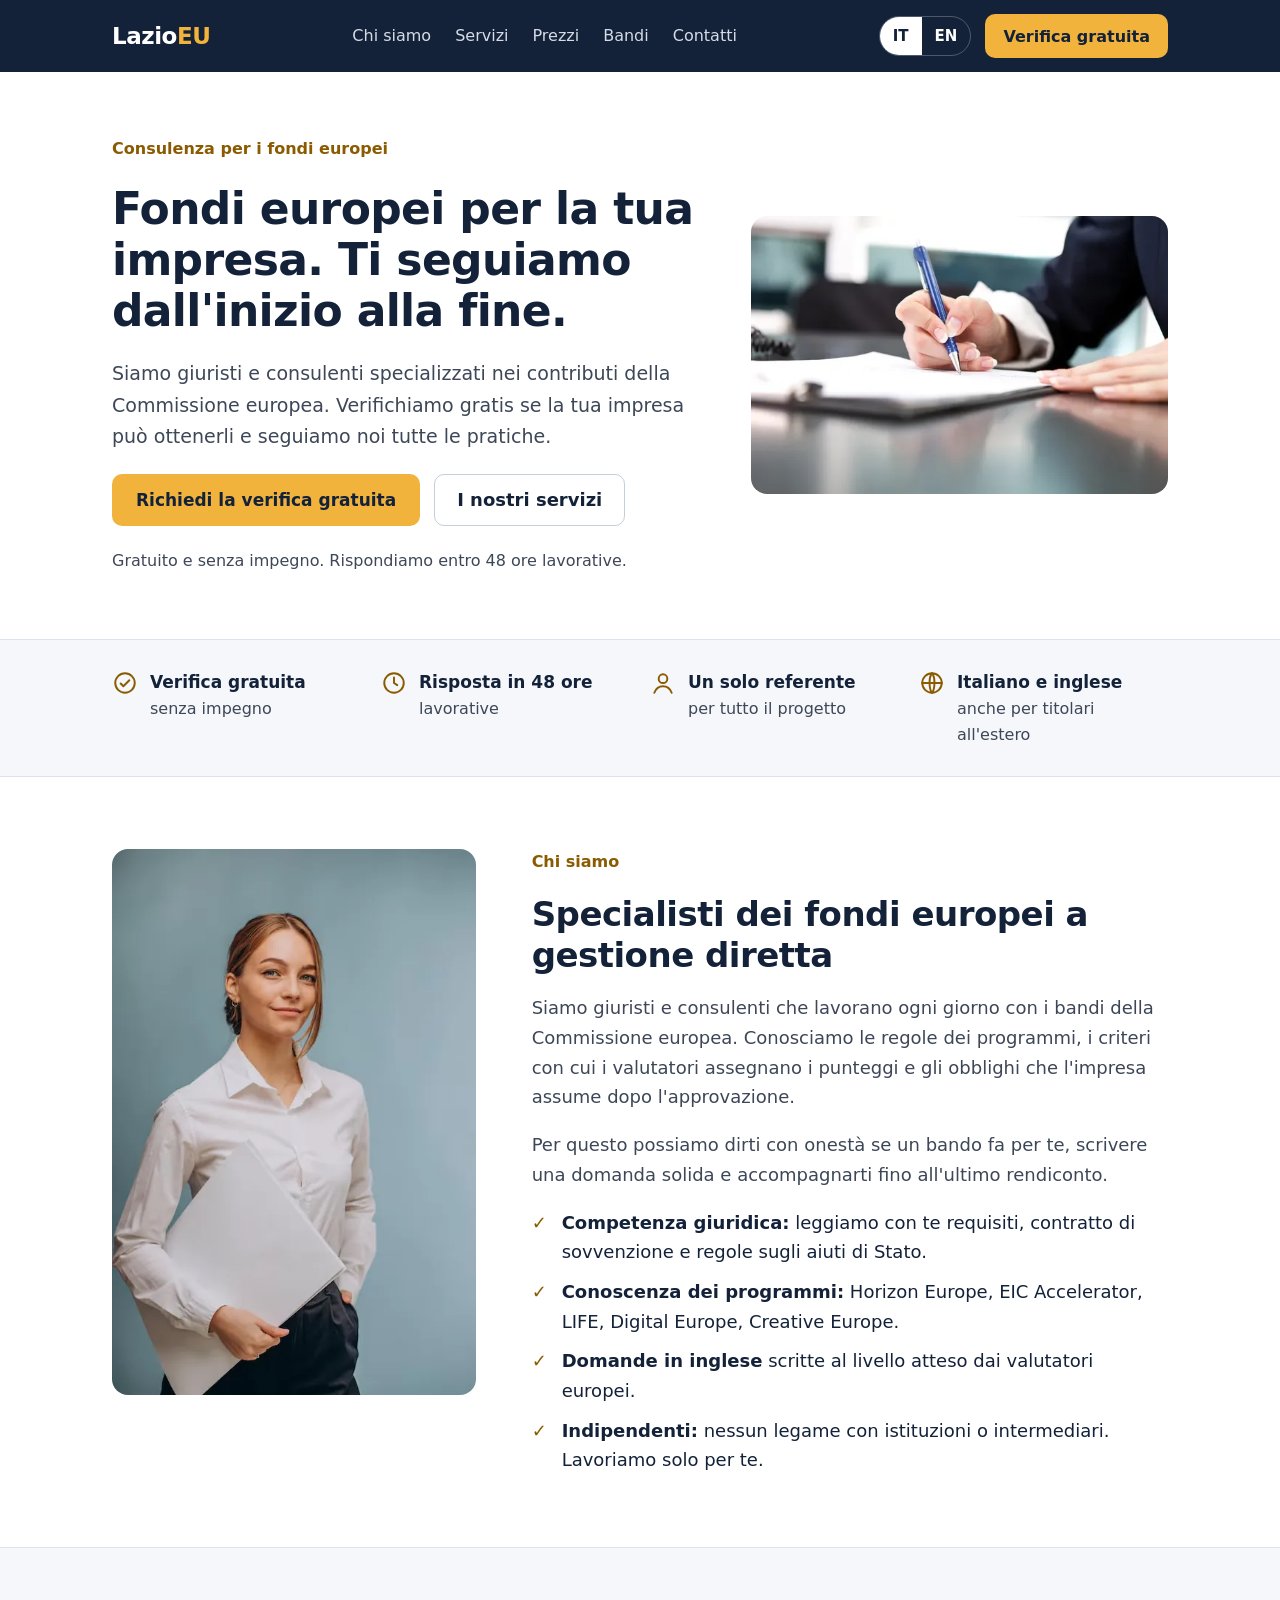
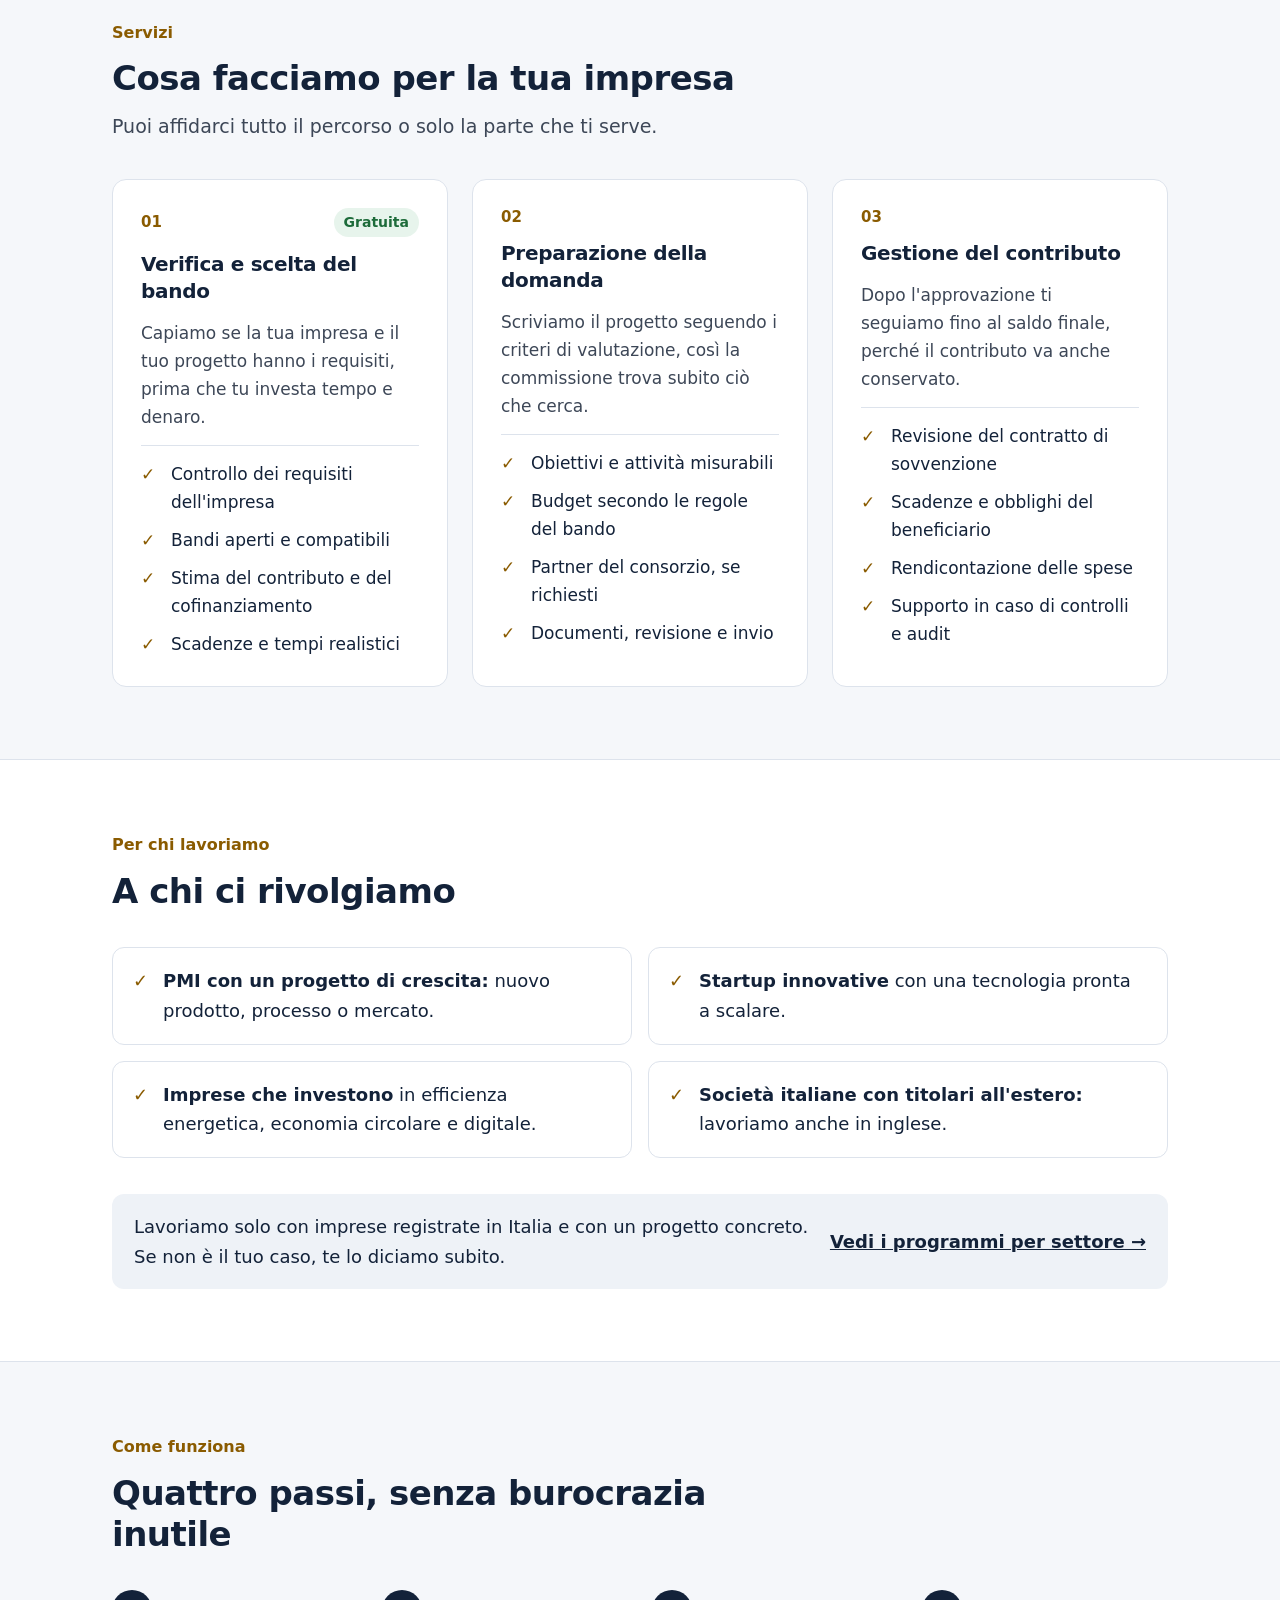
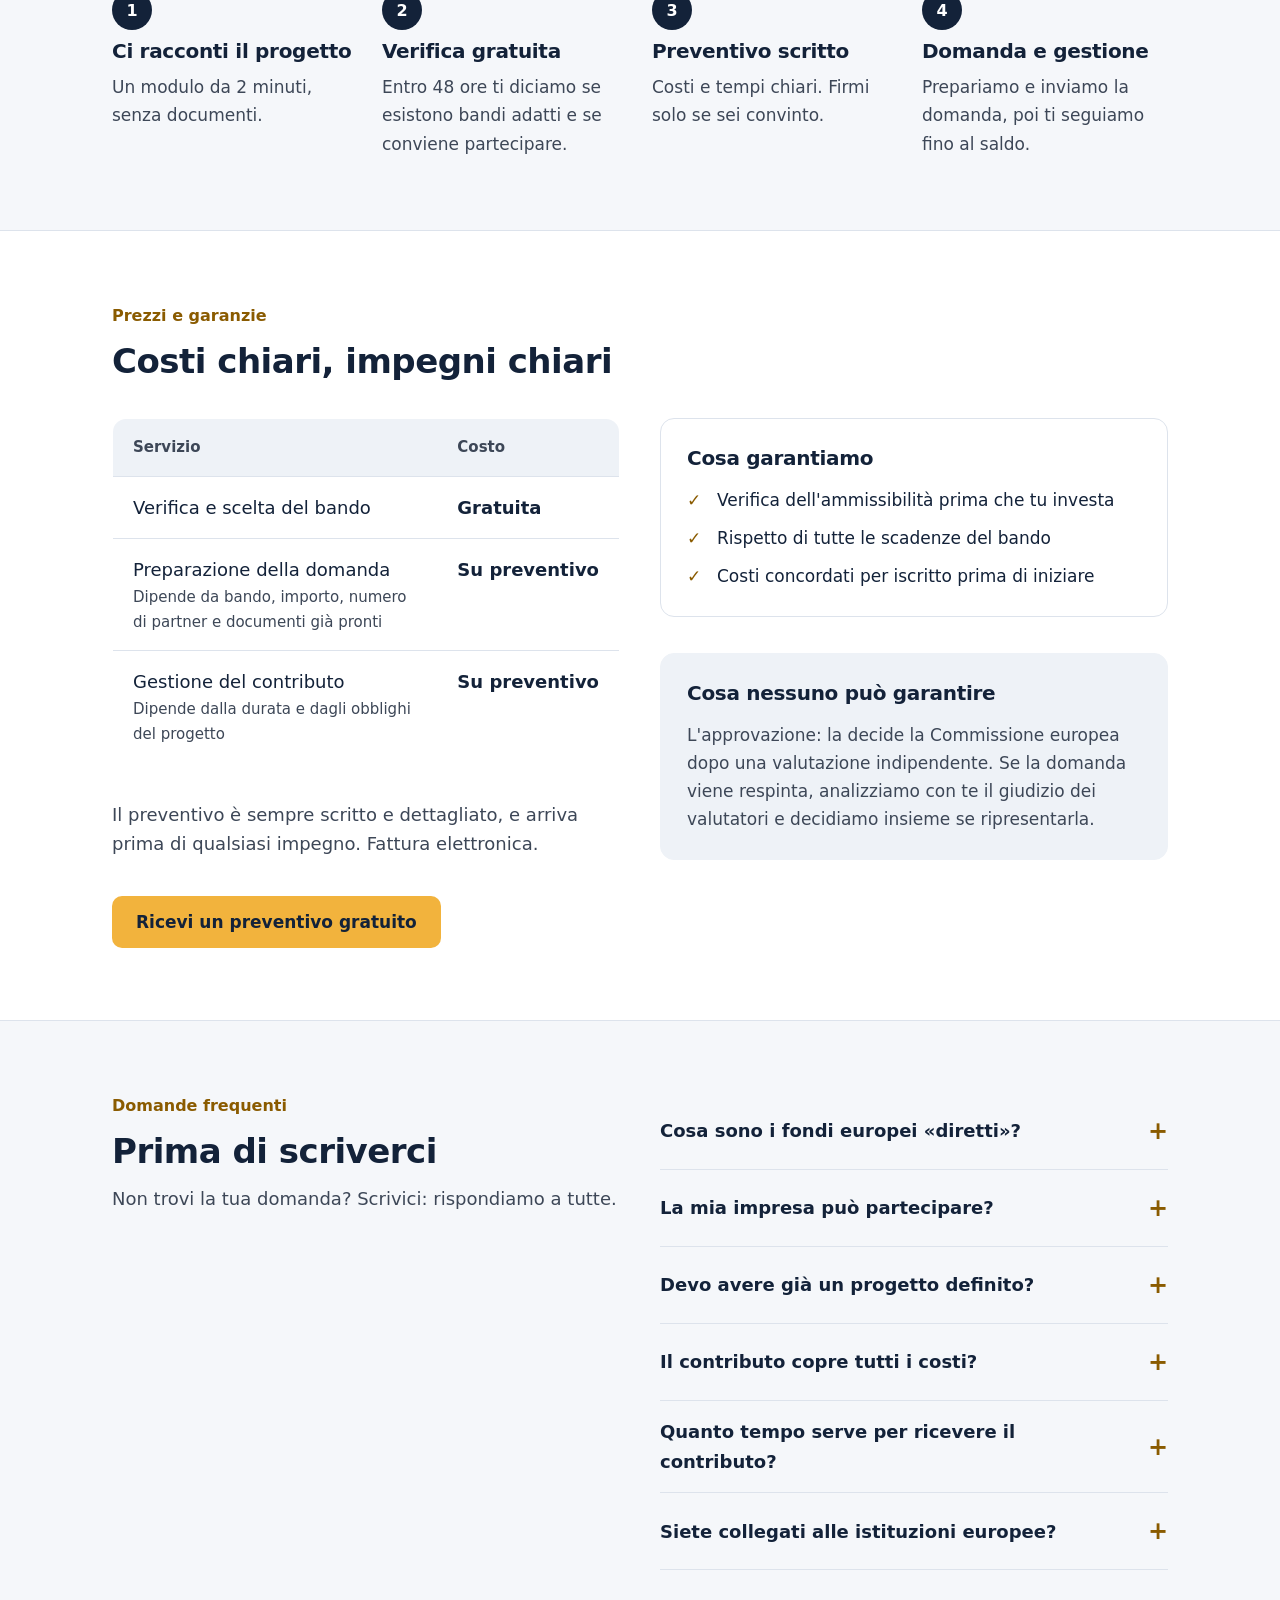
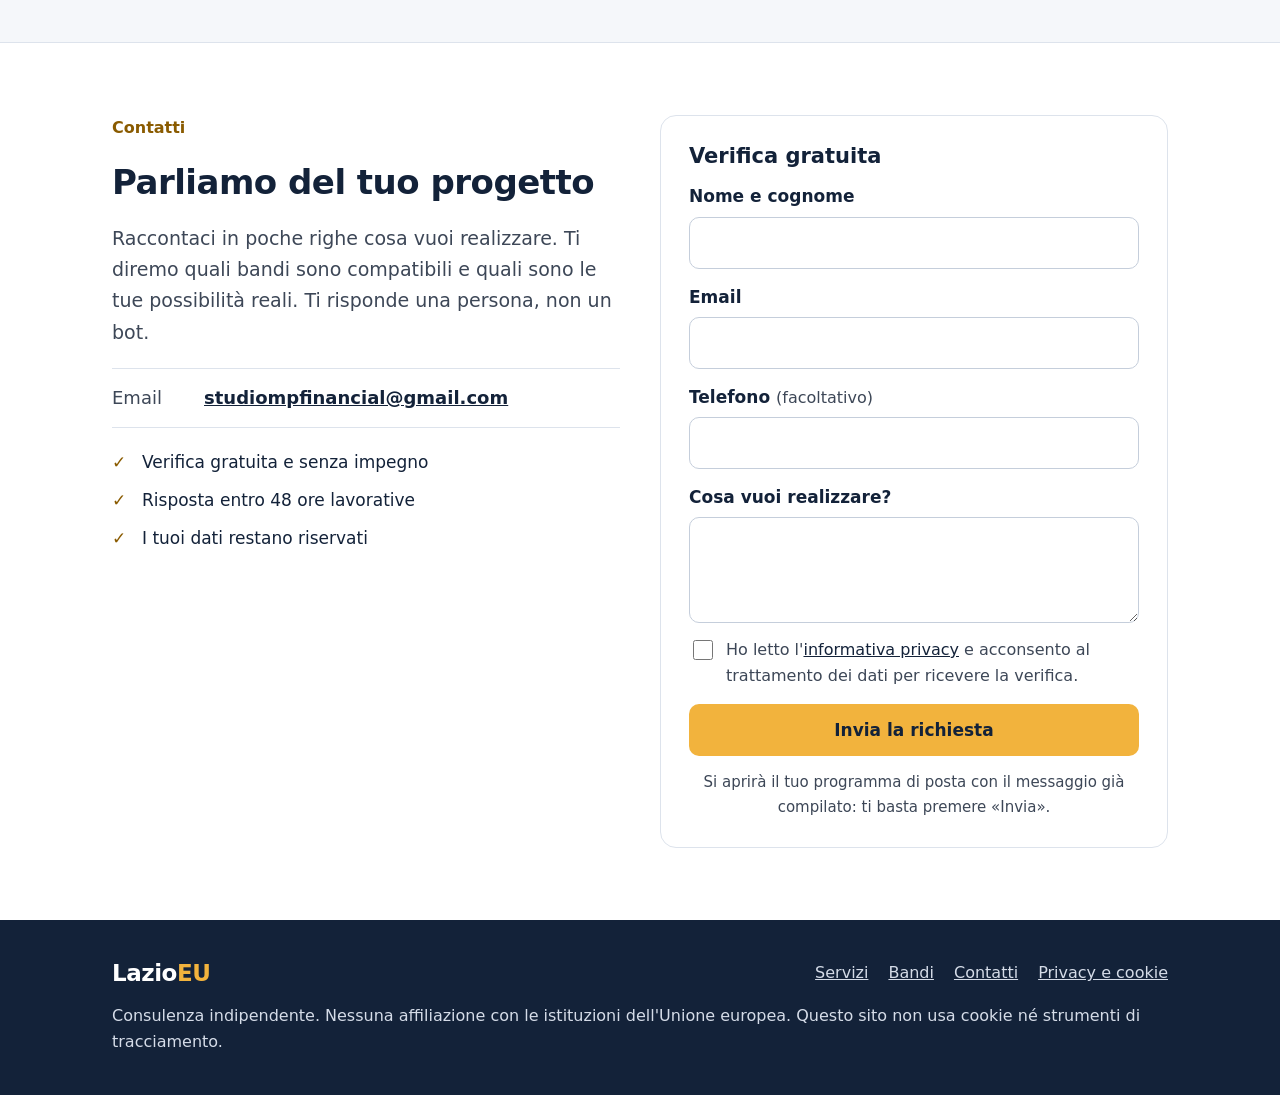
<file: index.html>
<!doctype html>
<html lang="it">
<head>
<meta charset="utf-8">
<meta name="viewport" content="width=device-width,initial-scale=1">
<meta http-equiv="Content-Security-Policy" content="default-src 'self'; script-src 'self'; style-src 'self' https://fonts.bunny.net; font-src https://fonts.bunny.net; img-src 'self' data:; connect-src 'none'; form-action 'none'; base-uri 'self'; object-src 'none'">
<meta name="referrer" content="strict-origin-when-cross-origin">
<meta name="robots" content="noindex, nofollow">
<title>LazioEU — Consulenza per i fondi europei alle imprese</title>
<meta name="description" content="Giuristi e consulenti specializzati nei fondi europei a gestione diretta. Verifica gratuita, preparazione della domanda e gestione del contributo per le imprese registrate in Italia.">
<meta name="theme-color" content="#132239">
<link rel="icon" href="assets/favicon.svg" type="image/svg+xml">
<link rel="alternate" hreflang="en" href="en/">
<link rel="preconnect" href="https://fonts.bunny.net">
<link rel="stylesheet" href="https://fonts.bunny.net/css?family=manrope:600,700,800|inter:400,500,600,700&amp;display=swap">
<link rel="stylesheet" href="assets/site.css">
<script src="assets/site.js" defer></script>
</head>
<body>
<a class="skip" href="#main">Vai al contenuto</a>

<header class="site-h">
<div class="wrap hb">
<a class="logo" href="./">Lazio<span>EU</span></a>
<nav class="nav" id="nav" aria-label="Navigazione principale">
<a href="#chi-siamo">Chi siamo</a>
<a href="#servizi">Servizi</a>
<a href="#prezzi">Prezzi</a>
<a href="bandi.html">Bandi</a>
<a href="#contatto">Contatti</a>
</nav>
<div class="hact">
<div class="lang"><span aria-current="true">IT</span><a href="en/" hreflang="en" lang="en">EN</a></div>
<a class="btn sm" href="#contatto">Verifica gratuita</a>
<button class="menu-btn" type="button" aria-controls="nav" aria-expanded="false">Menu</button>
</div>
</div>
</header>

<main id="main">

<section class="hero">
<div class="wrap hero-grid">
<div class="hero-copy">
<p class="eyebrow">Consulenza per i fondi europei</p>
<h1>Fondi europei per la tua impresa. Ti seguiamo dall'inizio alla fine.</h1>
<p class="lead">Siamo giuristi e consulenti specializzati nei contributi della Commissione europea. Verifichiamo gratis se la tua impresa può ottenerli e seguiamo noi tutte le pratiche.</p>
<div class="cta-row">
<a class="btn" href="#contatto">Richiedi la verifica gratuita</a>
<a class="btn-line" href="#servizi">I nostri servizi</a>
</div>
<p class="micro">Gratuito e senza impegno. Rispondiamo entro 48 ore lavorative.</p>
</div>
<picture><source srcset="assets/img/firma.webp" type="image/webp"><img class="hero-photo" src="assets/img/firma.jpg" width="600" height="400" alt="Firma di un documento su una scrivania" fetchpriority="high" decoding="async"></picture>
</div>
</section>

<section class="keys" aria-label="In breve">
<div class="wrap g4">
<div class="key"><svg class="kico" aria-hidden="true" viewBox="0 0 24 24"><circle cx="12" cy="12" r="9"/><path d="M8 12.5l2.5 2.5L16 9.5"/></svg><p><b>Verifica gratuita</b><span>senza impegno</span></p></div>
<div class="key"><svg class="kico" aria-hidden="true" viewBox="0 0 24 24"><circle cx="12" cy="12" r="9"/><path d="M12 7v5l3 2"/></svg><p><b>Risposta in 48 ore</b><span>lavorative</span></p></div>
<div class="key"><svg class="kico" aria-hidden="true" viewBox="0 0 24 24"><circle cx="12" cy="8" r="4"/><path d="M4 21c1.5-4 4.5-6 8-6s6.5 2 8 6"/></svg><p><b>Un solo referente</b><span>per tutto il progetto</span></p></div>
<div class="key"><svg class="kico" aria-hidden="true" viewBox="0 0 24 24"><circle cx="12" cy="12" r="9"/><path d="M3 12h18M12 3c3 3.5 3 14.5 0 18M12 3c-3 3.5-3 14.5 0 18"/></svg><p><b>Italiano e inglese</b><span>anche per titolari all'estero</span></p></div>
</div>
</section>

<section class="sec" id="chi-siamo">
<div class="wrap about">
<picture><source srcset="assets/img/consulente.webp" type="image/webp"><img class="portrait" src="assets/img/consulente.jpg" width="493" height="740" alt="Consulente con una cartella di documenti" loading="lazy" decoding="async"></picture>
<div class="about-text">
<p class="eyebrow">Chi siamo</p>
<h2 class="h2">Specialisti dei fondi europei a gestione diretta</h2>
<p>Siamo giuristi e consulenti che lavorano ogni giorno con i bandi della Commissione europea. Conosciamo le regole dei programmi, i criteri con cui i valutatori assegnano i punteggi e gli obblighi che l'impresa assume dopo l'approvazione.</p>
<p>Per questo possiamo dirti con onestà se un bando fa per te, scrivere una domanda solida e accompagnarti fino all'ultimo rendiconto.</p>
<ul class="ticks">
<li><strong>Competenza giuridica:</strong> leggiamo con te requisiti, contratto di sovvenzione e regole sugli aiuti di Stato.</li>
<li><strong>Conoscenza dei programmi:</strong> Horizon Europe, EIC Accelerator, LIFE, Digital Europe, Creative Europe.</li>
<li><strong>Domande in inglese</strong> scritte al livello atteso dai valutatori europei.</li>
<li><strong>Indipendenti:</strong> nessun legame con istituzioni o intermediari. Lavoriamo solo per te.</li>
</ul>
</div>
</div>
</section>

<section class="sec alt" id="servizi">
<div class="wrap stack">
<div class="head"><p class="eyebrow">Servizi</p><h2 class="h2">Cosa facciamo per la tua impresa</h2><p class="lead">Puoi affidarci tutto il percorso o solo la parte che ti serve.</p></div>
<div class="g3">
<article class="svc">
<div class="svc-top"><span class="num">01</span><span class="badge">Gratuita</span></div>
<h3 class="h3">Verifica e scelta del bando</h3>
<p>Capiamo se la tua impresa e il tuo progetto hanno i requisiti, prima che tu investa tempo e denaro.</p>
<ul class="ticks sm"><li>Controllo dei requisiti dell'impresa</li><li>Bandi aperti e compatibili</li><li>Stima del contributo e del cofinanziamento</li><li>Scadenze e tempi realistici</li></ul>
</article>
<article class="svc">
<div class="svc-top"><span class="num">02</span></div>
<h3 class="h3">Preparazione della domanda</h3>
<p>Scriviamo il progetto seguendo i criteri di valutazione, così la commissione trova subito ciò che cerca.</p>
<ul class="ticks sm"><li>Obiettivi e attività misurabili</li><li>Budget secondo le regole del bando</li><li>Partner del consorzio, se richiesti</li><li>Documenti, revisione e invio</li></ul>
</article>
<article class="svc">
<div class="svc-top"><span class="num">03</span></div>
<h3 class="h3">Gestione del contributo</h3>
<p>Dopo l'approvazione ti seguiamo fino al saldo finale, perché il contributo va anche conservato.</p>
<ul class="ticks sm"><li>Revisione del contratto di sovvenzione</li><li>Scadenze e obblighi del beneficiario</li><li>Rendicontazione delle spese</li><li>Supporto in caso di controlli e audit</li></ul>
</article>
</div>
</div>
</section>

<section class="sec" id="per-chi">
<div class="wrap stack">
<div class="head"><p class="eyebrow">Per chi lavoriamo</p><h2 class="h2">A chi ci rivolgiamo</h2></div>
<ul class="ticks who">
<li><strong>PMI con un progetto di crescita:</strong> nuovo prodotto, processo o mercato.</li>
<li><strong>Startup innovative</strong> con una tecnologia pronta a scalare.</li>
<li><strong>Imprese che investono</strong> in efficienza energetica, economia circolare e digitale.</li>
<li><strong>Società italiane con titolari all'estero:</strong> lavoriamo anche in inglese.</li>
</ul>
<div class="note"><p>Lavoriamo solo con imprese registrate in Italia e con un progetto concreto. Se non è il tuo caso, te lo diciamo subito.</p><a href="bandi.html">Vedi i programmi per settore →</a></div>
</div>
</section>

<section class="sec alt" id="come">
<div class="wrap stack">
<div class="head"><p class="eyebrow">Come funziona</p><h2 class="h2">Quattro passi, senza burocrazia inutile</h2></div>
<div class="steps">
<div class="step"><span class="dot">1</span><h3 class="h3">Ci racconti il progetto</h3><p>Un modulo da 2 minuti, senza documenti.</p></div>
<div class="step"><span class="dot">2</span><h3 class="h3">Verifica gratuita</h3><p>Entro 48 ore ti diciamo se esistono bandi adatti e se conviene partecipare.</p></div>
<div class="step"><span class="dot">3</span><h3 class="h3">Preventivo scritto</h3><p>Costi e tempi chiari. Firmi solo se sei convinto.</p></div>
<div class="step"><span class="dot">4</span><h3 class="h3">Domanda e gestione</h3><p>Prepariamo e inviamo la domanda, poi ti seguiamo fino al saldo.</p></div>
</div>
</div>
</section>

<section class="sec" id="prezzi">
<div class="wrap stack">
<div class="head"><p class="eyebrow">Prezzi e garanzie</p><h2 class="h2">Costi chiari, impegni chiari</h2></div>
<div class="g2">
<div class="stack">
<table class="ptable">
<thead><tr><th scope="col">Servizio</th><th scope="col">Costo</th></tr></thead>
<tbody>
<tr><td>Verifica e scelta del bando</td><td>Gratuita</td></tr>
<tr><td>Preparazione della domanda<small>Dipende da bando, importo, numero di partner e documenti già pronti</small></td><td>Su preventivo</td></tr>
<tr><td>Gestione del contributo<small>Dipende dalla durata e dagli obblighi del progetto</small></td><td>Su preventivo</td></tr>
</tbody>
</table>
<p class="muted">Il preventivo è sempre scritto e dettagliato, e arriva prima di qualsiasi impegno. Fattura elettronica.</p>
</div>
<div class="stack">
<div class="box"><h3 class="h3">Cosa garantiamo</h3><ul class="ticks sm"><li>Verifica dell'ammissibilità prima che tu investa</li><li>Rispetto di tutte le scadenze del bando</li><li>Costi concordati per iscritto prima di iniziare</li></ul></div>
<div class="box warn"><h3 class="h3">Cosa nessuno può garantire</h3><p>L'approvazione: la decide la Commissione europea dopo una valutazione indipendente. Se la domanda viene respinta, analizziamo con te il giudizio dei valutatori e decidiamo insieme se ripresentarla.</p></div>
</div>
</div>
<div class="cta-row"><a class="btn" href="#contatto">Ricevi un preventivo gratuito</a></div>
</div>
</section>

<section class="sec alt" id="faq">
<div class="wrap g2">
<div class="head"><p class="eyebrow">Domande frequenti</p><h2 class="h2">Prima di scriverci</h2><p class="muted">Non trovi la tua domanda? Scrivici: rispondiamo a tutte.</p></div>
<div class="faq">
<details><summary>Cosa sono i fondi europei «diretti»?<span class="plus" aria-hidden="true">+</span></summary><p>Sono i contributi gestiti direttamente dalla Commissione europea e dalle sue agenzie, senza passare da Regioni o Ministeri. Le domande si presentano a livello europeo: in gara ci sono meno imprese italiane e spesso i contributi sono più alti.</p></details>
<details><summary>La mia impresa può partecipare?<span class="plus" aria-hidden="true">+</span></summary><p>Le imprese registrate in Italia possono accedere a molti bandi diretti. Requisiti e partenariati cambiano da programma a programma: li verifichiamo gratuitamente.</p></details>
<details><summary>Devo avere già un progetto definito?<span class="plus" aria-hidden="true">+</span></summary><p>No. Basta un'idea concreta: la strutturiamo insieme in base ai requisiti del bando.</p></details>
<details><summary>Il contributo copre tutti i costi?<span class="plus" aria-hidden="true">+</span></summary><p>Spesso no: molti bandi richiedono un cofinanziamento da parte dell'impresa. Te lo diciamo chiaramente prima di iniziare.</p></details>
<details><summary>Quanto tempo serve per ricevere il contributo?<span class="plus" aria-hidden="true">+</span></summary><p>Dipende dal bando: tra la scadenza e la firma dell'accordo passano di solito alcuni mesi. Nella verifica gratuita ti diamo una tempistica realistica.</p></details>
<details><summary>Siete collegati alle istituzioni europee?<span class="plus" aria-hidden="true">+</span></summary><p>No. Siamo consulenti indipendenti, senza alcuna affiliazione con le istituzioni dell'Unione europea.</p></details>
</div>
</div>
</section>

<section class="sec" id="contatto">
<div class="wrap g2">
<div class="c-left">
<p class="eyebrow">Contatti</p>
<h2 class="h2">Parliamo del tuo progetto</h2>
<p class="lead">Raccontaci in poche righe cosa vuoi realizzare. Ti diremo quali bandi sono compatibili e quali sono le tue possibilità reali. Ti risponde una persona, non un bot.</p>
<div class="clist">
<div class="citem"><span>Email</span><a href="mailto:studiompfinancial@gmail.com">studiompfinancial@gmail.com</a></div>
</div>
<ul class="ticks sm"><li>Verifica gratuita e senza impegno</li><li>Risposta entro 48 ore lavorative</li><li>I tuoi dati restano riservati</li></ul>
</div>
<form class="form" id="lead-form" novalidate aria-labelledby="form-t"
 data-to="studiompfinancial@gmail.com" data-subject="Richiesta di verifica"
 data-prefill="Programma di interesse:"
 data-l-name="Nome" data-l-email="Email" data-l-phone="Telefono" data-l-project="Progetto"
 data-err-name="Inserisci nome e cognome." data-err-email="Inserisci un indirizzo email valido."
 data-err-project="Descrivi il progetto in almeno qualche parola." data-err-ok="Serve il consenso per poterti rispondere.">
<p class="form-t" id="form-t">Verifica gratuita</p>
<div class="field"><label for="f-name">Nome e cognome</label><input id="f-name" type="text" autocomplete="name" maxlength="100" required aria-describedby="f-name-err"><p class="err" id="f-name-err" hidden></p></div>
<div class="field"><label for="f-email">Email</label><input id="f-email" type="email" autocomplete="email" maxlength="120" required aria-describedby="f-email-err"><p class="err" id="f-email-err" hidden></p></div>
<div class="field"><label for="f-phone">Telefono <small>(facoltativo)</small></label><input id="f-phone" type="tel" autocomplete="tel" maxlength="40"></div>
<div class="field"><label for="f-project">Cosa vuoi realizzare?</label><textarea id="f-project" rows="4" maxlength="3000" required aria-describedby="f-project-err"></textarea><p class="err" id="f-project-err" hidden></p></div>
<div class="hp" aria-hidden="true"><label for="f-web">Sito web</label><input id="f-web" type="text" tabindex="-1" autocomplete="off"></div>
<div class="consent"><input id="f-ok" type="checkbox" required aria-describedby="f-ok-err"><label for="f-ok">Ho letto l'<a href="privacy.html">informativa privacy</a> e acconsento al trattamento dei dati per ricevere la verifica.</label></div>
<p class="err" id="f-ok-err" hidden></p>
<button class="btn full" type="submit">Invia la richiesta</button>
<p class="form-note">Si aprirà il tuo programma di posta con il messaggio già compilato: ti basta premere «Invia».</p>
<p class="form-note" id="form-done" hidden role="status">Se il programma di posta non si è aperto, scrivici a studiompfinancial@gmail.com.</p>
</form>
</div>
</section>

</main>

<footer class="site-f">
<div class="wrap f-in">
<div class="f-top"><a class="logo" href="./">Lazio<span>EU</span></a>
<nav class="f-links" aria-label="Link utili"><a href="#servizi">Servizi</a><a href="bandi.html">Bandi</a><a href="#contatto">Contatti</a><a href="privacy.html">Privacy e cookie</a></nav></div>
<p>Consulenza indipendente. Nessuna affiliazione con le istituzioni dell'Unione europea. Questo sito non usa cookie né strumenti di tracciamento.</p>
</div>
</footer>

<div class="mcta"><a class="btn" href="#contatto">Verifica gratuita</a></div>
</body>
</html>
</file>
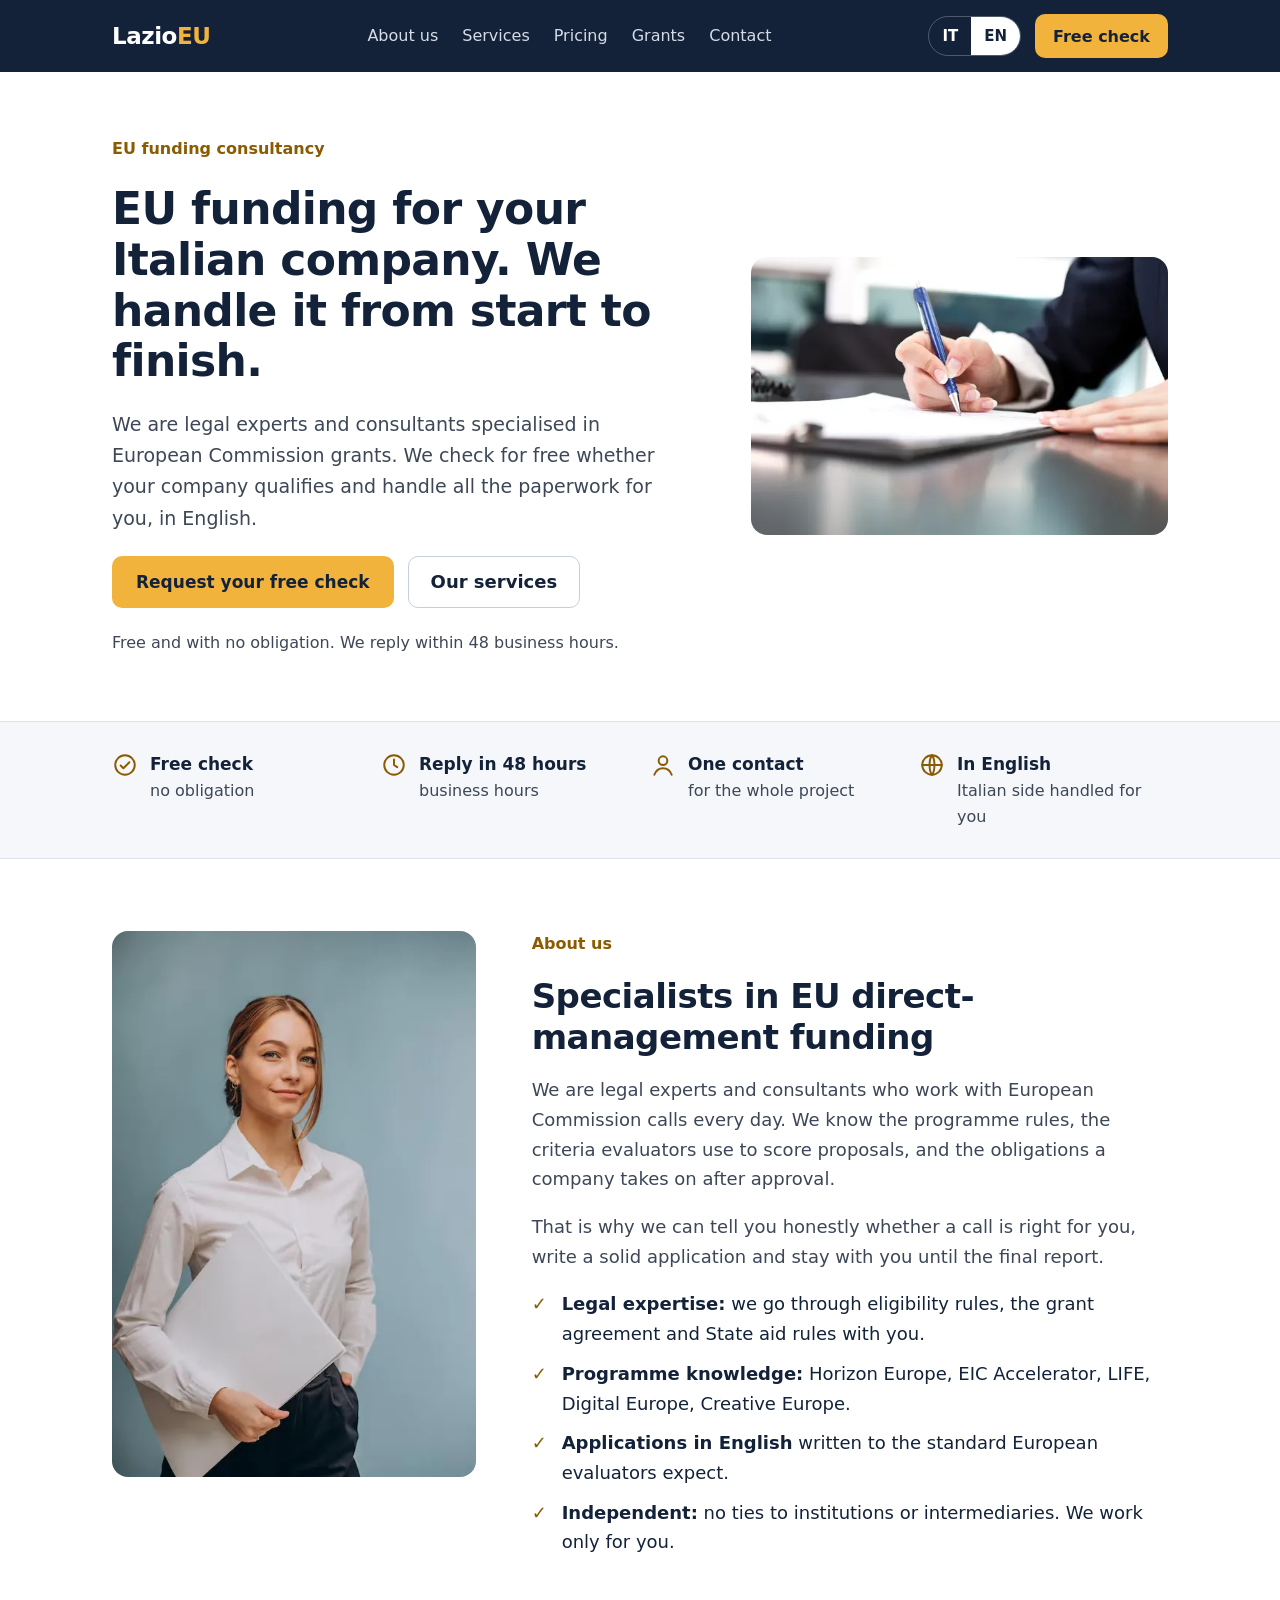
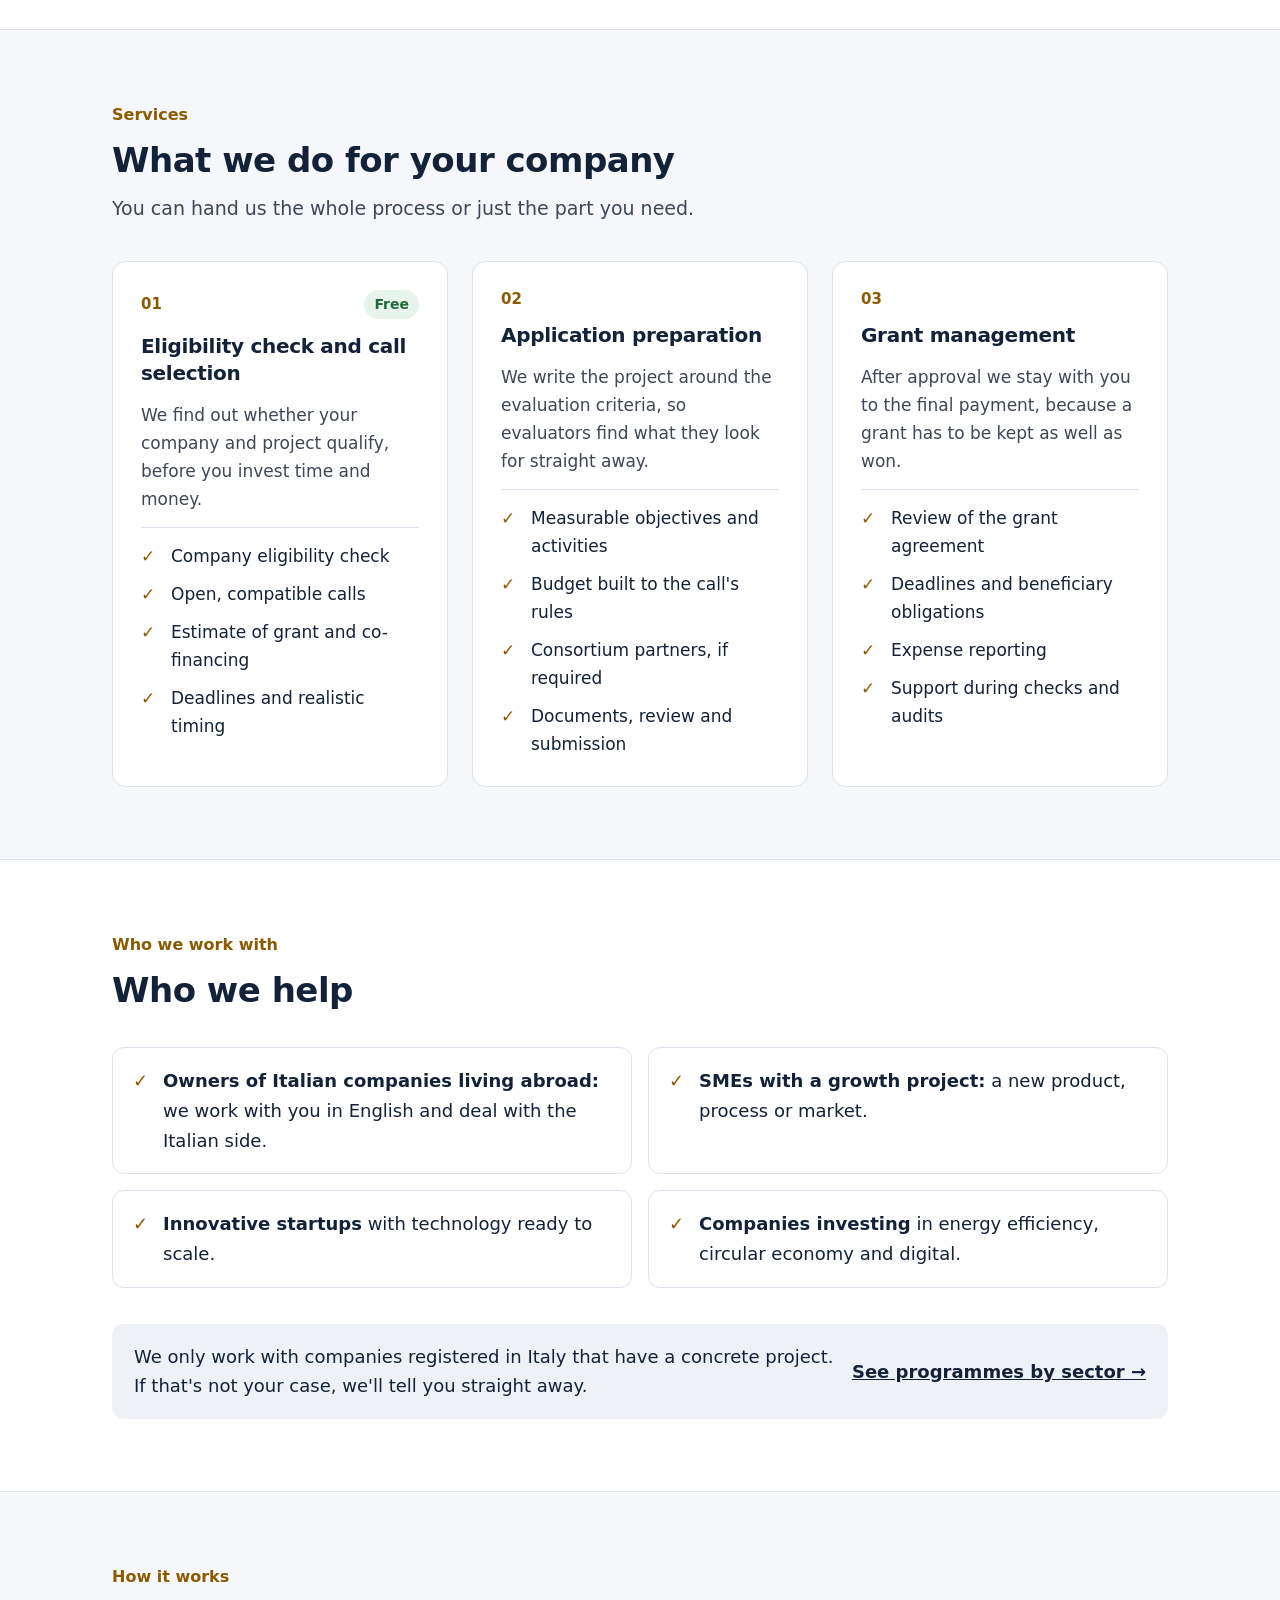
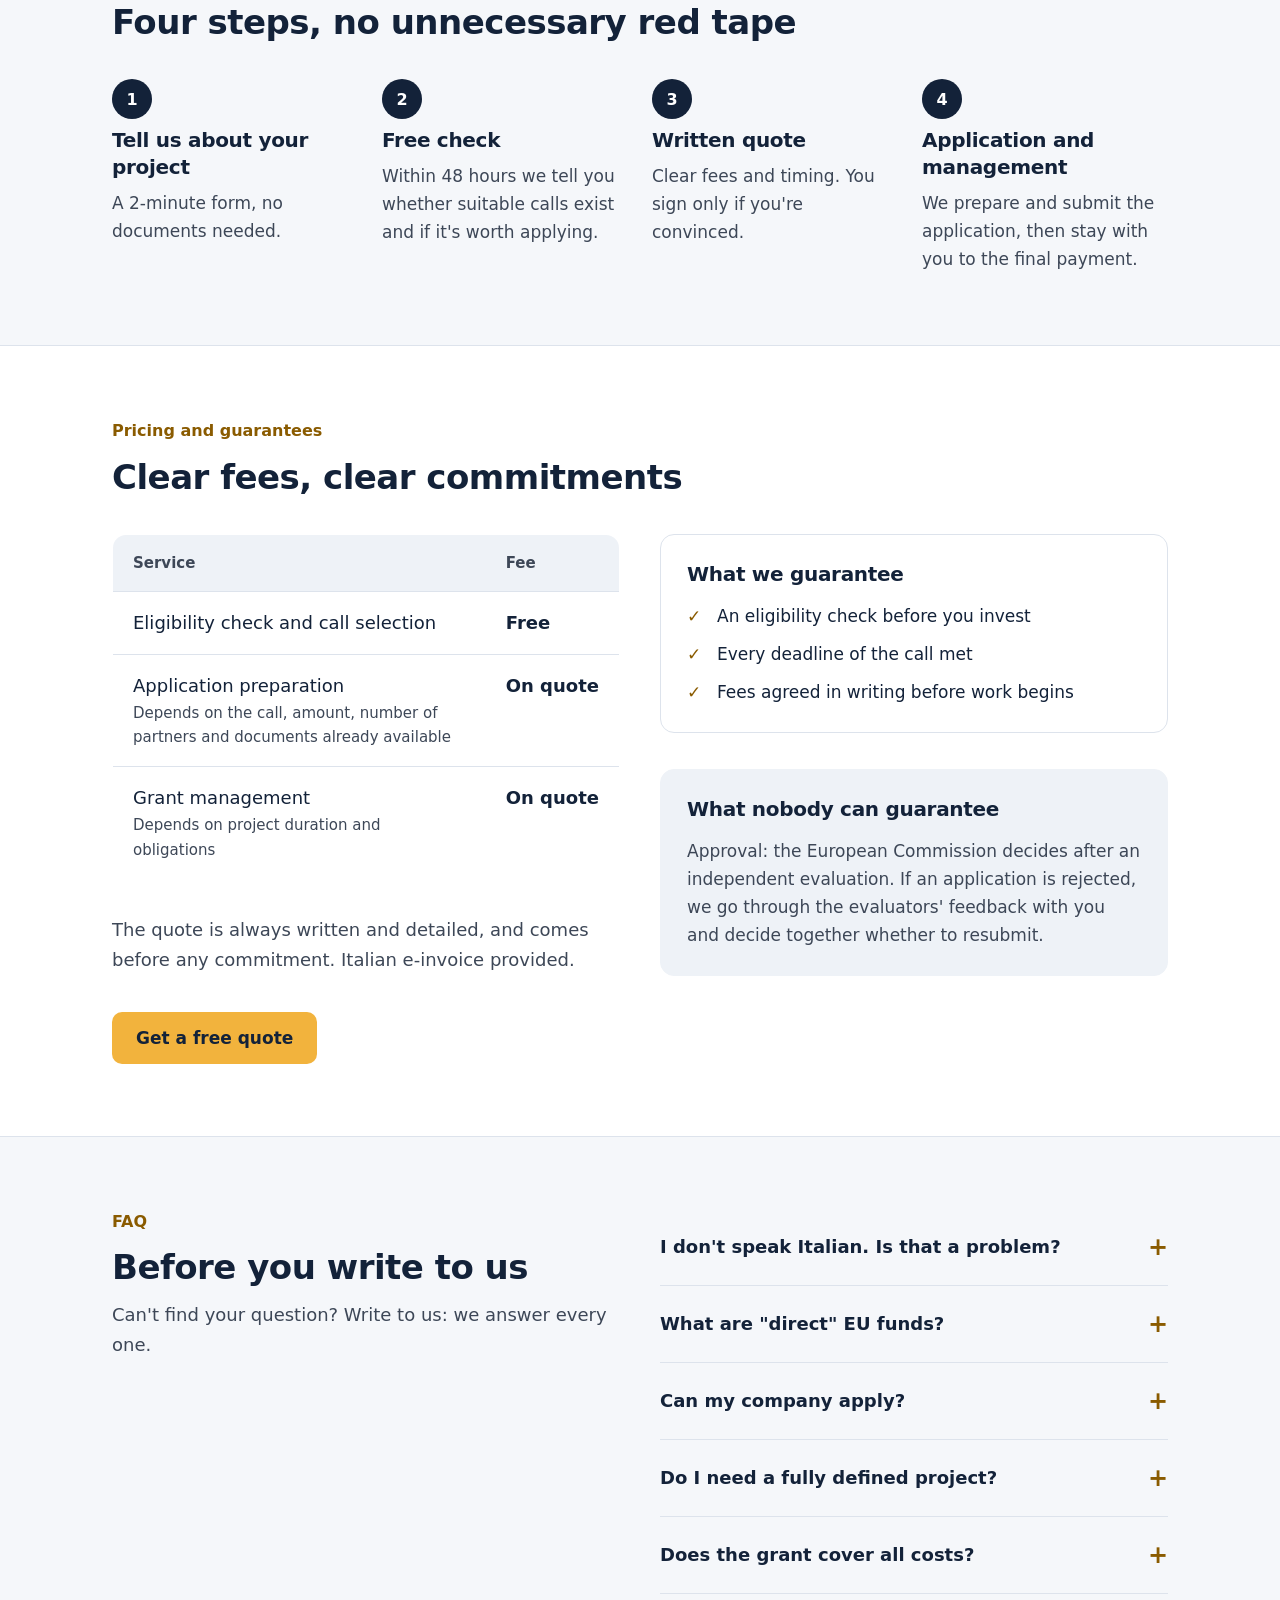
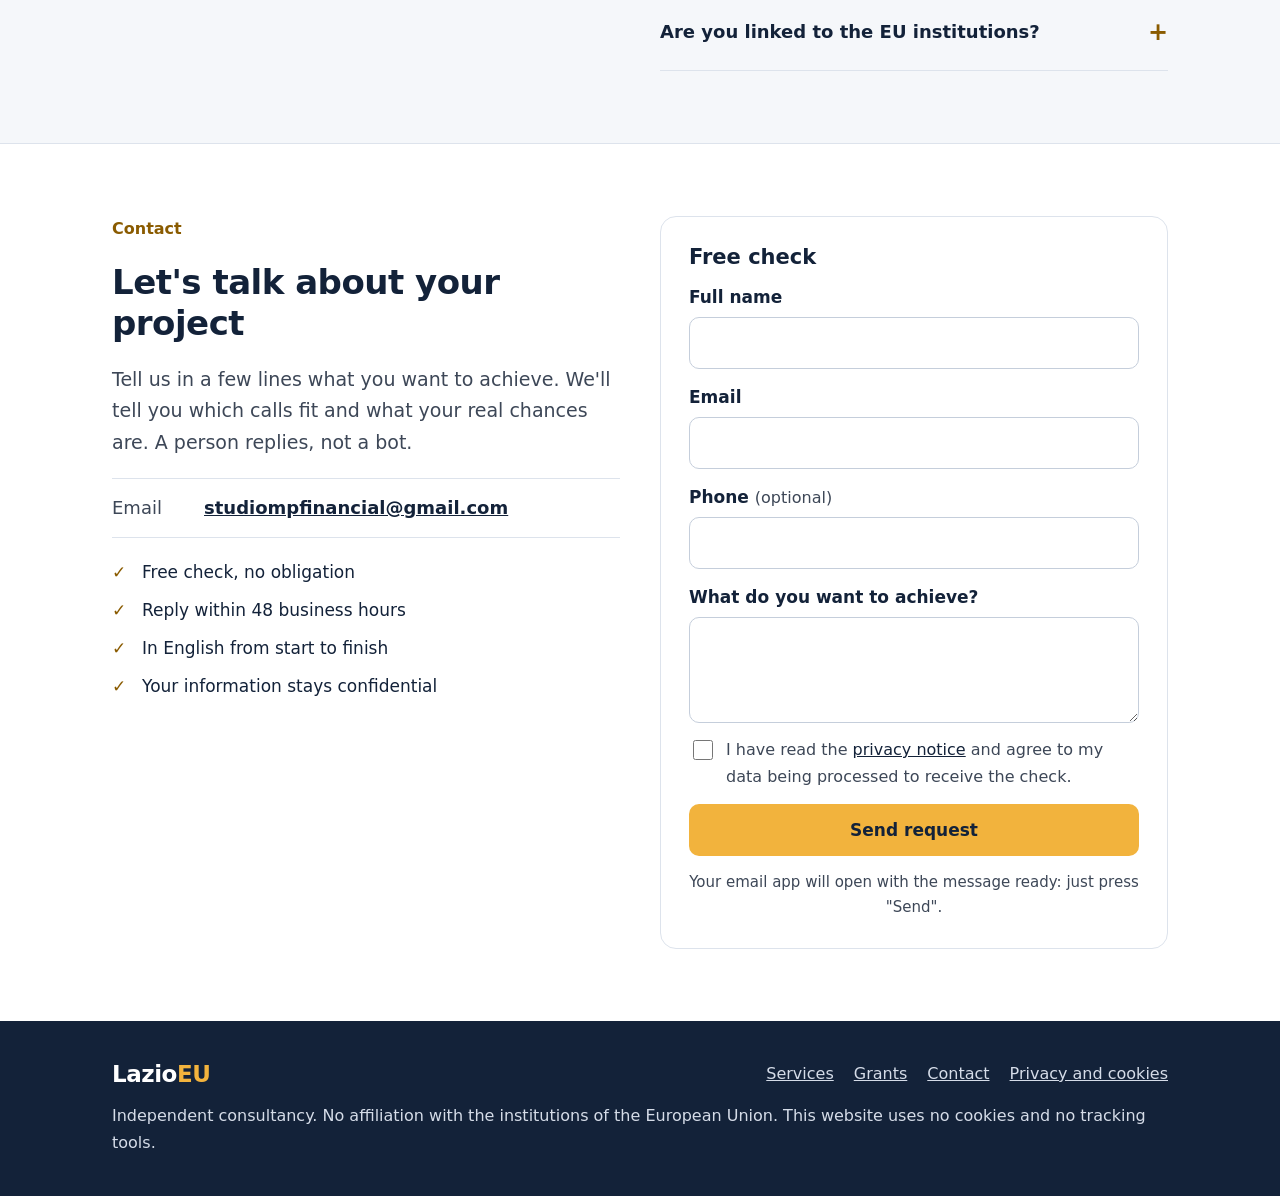
<file: en/index.html>
<!doctype html>
<html lang="en">
<head>
<meta charset="utf-8">
<meta name="viewport" content="width=device-width,initial-scale=1">
<meta http-equiv="Content-Security-Policy" content="default-src 'self'; script-src 'self'; style-src 'self' https://fonts.bunny.net; font-src https://fonts.bunny.net; img-src 'self' data:; connect-src 'none'; form-action 'none'; base-uri 'self'; object-src 'none'">
<meta name="referrer" content="strict-origin-when-cross-origin">
<meta name="robots" content="noindex, nofollow">
<title>LazioEU — EU funding consultancy for companies in Italy</title>
<meta name="description" content="Legal experts and consultants specialised in EU direct-management funding. Free eligibility check, application preparation and grant management for companies registered in Italy, in English.">
<meta name="theme-color" content="#132239">
<link rel="icon" href="../assets/favicon.svg" type="image/svg+xml">
<link rel="alternate" hreflang="it" href="../">
<link rel="preconnect" href="https://fonts.bunny.net">
<link rel="stylesheet" href="https://fonts.bunny.net/css?family=manrope:600,700,800|inter:400,500,600,700&amp;display=swap">
<link rel="stylesheet" href="../assets/site.css">
<script src="../assets/site.js" defer></script>
</head>
<body>
<a class="skip" href="#main">Skip to content</a>

<header class="site-h">
<div class="wrap hb">
<a class="logo" href="./">Lazio<span>EU</span></a>
<nav class="nav" id="nav" aria-label="Main navigation">
<a href="#about">About us</a>
<a href="#services">Services</a>
<a href="#pricing">Pricing</a>
<a href="grants.html">Grants</a>
<a href="#contact">Contact</a>
</nav>
<div class="hact">
<div class="lang"><a href="../" hreflang="it" lang="it">IT</a><span aria-current="true">EN</span></div>
<a class="btn sm" href="#contact">Free check</a>
<button class="menu-btn" type="button" aria-controls="nav" aria-expanded="false">Menu</button>
</div>
</div>
</header>

<main id="main">

<section class="hero">
<div class="wrap hero-grid">
<div class="hero-copy">
<p class="eyebrow">EU funding consultancy</p>
<h1>EU funding for your Italian company. We handle it from start to finish.</h1>
<p class="lead">We are legal experts and consultants specialised in European Commission grants. We check for free whether your company qualifies and handle all the paperwork for you, in English.</p>
<div class="cta-row">
<a class="btn" href="#contact">Request your free check</a>
<a class="btn-line" href="#services">Our services</a>
</div>
<p class="micro">Free and with no obligation. We reply within 48 business hours.</p>
</div>
<picture><source srcset="../assets/img/firma.webp" type="image/webp"><img class="hero-photo" src="../assets/img/firma.jpg" width="600" height="400" alt="Signing a document at a desk" fetchpriority="high" decoding="async"></picture>
</div>
</section>

<section class="keys" aria-label="At a glance">
<div class="wrap g4">
<div class="key"><svg class="kico" aria-hidden="true" viewBox="0 0 24 24"><circle cx="12" cy="12" r="9"/><path d="M8 12.5l2.5 2.5L16 9.5"/></svg><p><b>Free check</b><span>no obligation</span></p></div>
<div class="key"><svg class="kico" aria-hidden="true" viewBox="0 0 24 24"><circle cx="12" cy="12" r="9"/><path d="M12 7v5l3 2"/></svg><p><b>Reply in 48 hours</b><span>business hours</span></p></div>
<div class="key"><svg class="kico" aria-hidden="true" viewBox="0 0 24 24"><circle cx="12" cy="8" r="4"/><path d="M4 21c1.5-4 4.5-6 8-6s6.5 2 8 6"/></svg><p><b>One contact</b><span>for the whole project</span></p></div>
<div class="key"><svg class="kico" aria-hidden="true" viewBox="0 0 24 24"><circle cx="12" cy="12" r="9"/><path d="M3 12h18M12 3c3 3.5 3 14.5 0 18M12 3c-3 3.5-3 14.5 0 18"/></svg><p><b>In English</b><span>Italian side handled for you</span></p></div>
</div>
</section>

<section class="sec" id="about">
<div class="wrap about">
<picture><source srcset="../assets/img/consulente.webp" type="image/webp"><img class="portrait" src="../assets/img/consulente.jpg" width="493" height="740" alt="Consultant holding a folder of documents" loading="lazy" decoding="async"></picture>
<div class="about-text">
<p class="eyebrow">About us</p>
<h2 class="h2">Specialists in EU direct-management funding</h2>
<p>We are legal experts and consultants who work with European Commission calls every day. We know the programme rules, the criteria evaluators use to score proposals, and the obligations a company takes on after approval.</p>
<p>That is why we can tell you honestly whether a call is right for you, write a solid application and stay with you until the final report.</p>
<ul class="ticks">
<li><strong>Legal expertise:</strong> we go through eligibility rules, the grant agreement and State aid rules with you.</li>
<li><strong>Programme knowledge:</strong> Horizon Europe, EIC Accelerator, LIFE, Digital Europe, Creative Europe.</li>
<li><strong>Applications in English</strong> written to the standard European evaluators expect.</li>
<li><strong>Independent:</strong> no ties to institutions or intermediaries. We work only for you.</li>
</ul>
</div>
</div>
</section>

<section class="sec alt" id="services">
<div class="wrap stack">
<div class="head"><p class="eyebrow">Services</p><h2 class="h2">What we do for your company</h2><p class="lead">You can hand us the whole process or just the part you need.</p></div>
<div class="g3">
<article class="svc">
<div class="svc-top"><span class="num">01</span><span class="badge">Free</span></div>
<h3 class="h3">Eligibility check and call selection</h3>
<p>We find out whether your company and project qualify, before you invest time and money.</p>
<ul class="ticks sm"><li>Company eligibility check</li><li>Open, compatible calls</li><li>Estimate of grant and co-financing</li><li>Deadlines and realistic timing</li></ul>
</article>
<article class="svc">
<div class="svc-top"><span class="num">02</span></div>
<h3 class="h3">Application preparation</h3>
<p>We write the project around the evaluation criteria, so evaluators find what they look for straight away.</p>
<ul class="ticks sm"><li>Measurable objectives and activities</li><li>Budget built to the call's rules</li><li>Consortium partners, if required</li><li>Documents, review and submission</li></ul>
</article>
<article class="svc">
<div class="svc-top"><span class="num">03</span></div>
<h3 class="h3">Grant management</h3>
<p>After approval we stay with you to the final payment, because a grant has to be kept as well as won.</p>
<ul class="ticks sm"><li>Review of the grant agreement</li><li>Deadlines and beneficiary obligations</li><li>Expense reporting</li><li>Support during checks and audits</li></ul>
</article>
</div>
</div>
</section>

<section class="sec" id="who">
<div class="wrap stack">
<div class="head"><p class="eyebrow">Who we work with</p><h2 class="h2">Who we help</h2></div>
<ul class="ticks who">
<li><strong>Owners of Italian companies living abroad:</strong> we work with you in English and deal with the Italian side.</li>
<li><strong>SMEs with a growth project:</strong> a new product, process or market.</li>
<li><strong>Innovative startups</strong> with technology ready to scale.</li>
<li><strong>Companies investing</strong> in energy efficiency, circular economy and digital.</li>
</ul>
<div class="note"><p>We only work with companies registered in Italy that have a concrete project. If that's not your case, we'll tell you straight away.</p><a href="grants.html">See programmes by sector →</a></div>
</div>
</section>

<section class="sec alt" id="how">
<div class="wrap stack">
<div class="head"><p class="eyebrow">How it works</p><h2 class="h2">Four steps, no unnecessary red tape</h2></div>
<div class="steps">
<div class="step"><span class="dot">1</span><h3 class="h3">Tell us about your project</h3><p>A 2-minute form, no documents needed.</p></div>
<div class="step"><span class="dot">2</span><h3 class="h3">Free check</h3><p>Within 48 hours we tell you whether suitable calls exist and if it's worth applying.</p></div>
<div class="step"><span class="dot">3</span><h3 class="h3">Written quote</h3><p>Clear fees and timing. You sign only if you're convinced.</p></div>
<div class="step"><span class="dot">4</span><h3 class="h3">Application and management</h3><p>We prepare and submit the application, then stay with you to the final payment.</p></div>
</div>
</div>
</section>

<section class="sec" id="pricing">
<div class="wrap stack">
<div class="head"><p class="eyebrow">Pricing and guarantees</p><h2 class="h2">Clear fees, clear commitments</h2></div>
<div class="g2">
<div class="stack">
<table class="ptable">
<thead><tr><th scope="col">Service</th><th scope="col">Fee</th></tr></thead>
<tbody>
<tr><td>Eligibility check and call selection</td><td>Free</td></tr>
<tr><td>Application preparation<small>Depends on the call, amount, number of partners and documents already available</small></td><td>On quote</td></tr>
<tr><td>Grant management<small>Depends on project duration and obligations</small></td><td>On quote</td></tr>
</tbody>
</table>
<p class="muted">The quote is always written and detailed, and comes before any commitment. Italian e-invoice provided.</p>
</div>
<div class="stack">
<div class="box"><h3 class="h3">What we guarantee</h3><ul class="ticks sm"><li>An eligibility check before you invest</li><li>Every deadline of the call met</li><li>Fees agreed in writing before work begins</li></ul></div>
<div class="box warn"><h3 class="h3">What nobody can guarantee</h3><p>Approval: the European Commission decides after an independent evaluation. If an application is rejected, we go through the evaluators' feedback with you and decide together whether to resubmit.</p></div>
</div>
</div>
<div class="cta-row"><a class="btn" href="#contact">Get a free quote</a></div>
</div>
</section>

<section class="sec alt" id="faq">
<div class="wrap g2">
<div class="head"><p class="eyebrow">FAQ</p><h2 class="h2">Before you write to us</h2><p class="muted">Can't find your question? Write to us: we answer every one.</p></div>
<div class="faq">
<details><summary>I don't speak Italian. Is that a problem?<span class="plus" aria-hidden="true">+</span></summary><p>No. We work with you in English and handle the Italian paperwork and communication with Italian bodies on your behalf. EU applications themselves are usually written in English.</p></details>
<details><summary>What are "direct" EU funds?<span class="plus" aria-hidden="true">+</span></summary><p>Grants managed directly by the European Commission and its agencies, not by Italian Regions or Ministries. Applications compete at European level: fewer Italian companies apply and grants are often larger.</p></details>
<details><summary>Can my company apply?<span class="plus" aria-hidden="true">+</span></summary><p>Companies registered in Italy can access many direct calls. Eligibility and partnership requirements vary by programme: we check them for free.</p></details>
<details><summary>Do I need a fully defined project?<span class="plus" aria-hidden="true">+</span></summary><p>No. A concrete idea is enough: we shape it together around the requirements of the call.</p></details>
<details><summary>Does the grant cover all costs?<span class="plus" aria-hidden="true">+</span></summary><p>Often not: many calls require co-financing from your company. We tell you clearly before we start.</p></details>
<details><summary>Are you linked to the EU institutions?<span class="plus" aria-hidden="true">+</span></summary><p>No. We are independent consultants with no affiliation to the institutions of the European Union.</p></details>
</div>
</div>
</section>

<section class="sec" id="contact">
<div class="wrap g2">
<div class="c-left">
<p class="eyebrow">Contact</p>
<h2 class="h2">Let's talk about your project</h2>
<p class="lead">Tell us in a few lines what you want to achieve. We'll tell you which calls fit and what your real chances are. A person replies, not a bot.</p>
<div class="clist">
<div class="citem"><span>Email</span><a href="mailto:studiompfinancial@gmail.com">studiompfinancial@gmail.com</a></div>
</div>
<ul class="ticks sm"><li>Free check, no obligation</li><li>Reply within 48 business hours</li><li>In English from start to finish</li><li>Your information stays confidential</li></ul>
</div>
<form class="form" id="lead-form" novalidate aria-labelledby="form-t"
 data-to="studiompfinancial@gmail.com" data-subject="Free check request (EN)"
 data-prefill="Programme of interest:"
 data-l-name="Name" data-l-email="Email" data-l-phone="Phone" data-l-project="Project"
 data-err-name="Please enter your full name." data-err-email="Please enter a valid email address."
 data-err-project="Please describe your project in a few words." data-err-ok="We need your consent to reply to you.">
<p class="form-t" id="form-t">Free check</p>
<div class="field"><label for="f-name">Full name</label><input id="f-name" type="text" autocomplete="name" maxlength="100" required aria-describedby="f-name-err"><p class="err" id="f-name-err" hidden></p></div>
<div class="field"><label for="f-email">Email</label><input id="f-email" type="email" autocomplete="email" maxlength="120" required aria-describedby="f-email-err"><p class="err" id="f-email-err" hidden></p></div>
<div class="field"><label for="f-phone">Phone <small>(optional)</small></label><input id="f-phone" type="tel" autocomplete="tel" maxlength="40"></div>
<div class="field"><label for="f-project">What do you want to achieve?</label><textarea id="f-project" rows="4" maxlength="3000" required aria-describedby="f-project-err"></textarea><p class="err" id="f-project-err" hidden></p></div>
<div class="hp" aria-hidden="true"><label for="f-web">Website</label><input id="f-web" type="text" tabindex="-1" autocomplete="off"></div>
<div class="consent"><input id="f-ok" type="checkbox" required aria-describedby="f-ok-err"><label for="f-ok">I have read the <a href="privacy.html">privacy notice</a> and agree to my data being processed to receive the check.</label></div>
<p class="err" id="f-ok-err" hidden></p>
<button class="btn full" type="submit">Send request</button>
<p class="form-note">Your email app will open with the message ready: just press "Send".</p>
<p class="form-note" id="form-done" hidden role="status">If your email app didn't open, write to us at studiompfinancial@gmail.com.</p>
</form>
</div>
</section>

</main>

<footer class="site-f">
<div class="wrap f-in">
<div class="f-top"><a class="logo" href="./">Lazio<span>EU</span></a>
<nav class="f-links" aria-label="Useful links"><a href="#services">Services</a><a href="grants.html">Grants</a><a href="#contact">Contact</a><a href="privacy.html">Privacy and cookies</a></nav></div>
<p>Independent consultancy. No affiliation with the institutions of the European Union. This website uses no cookies and no tracking tools.</p>
</div>
</footer>

<div class="mcta"><a class="btn" href="#contact">Free check</a></div>
</body>
</html>
</file>
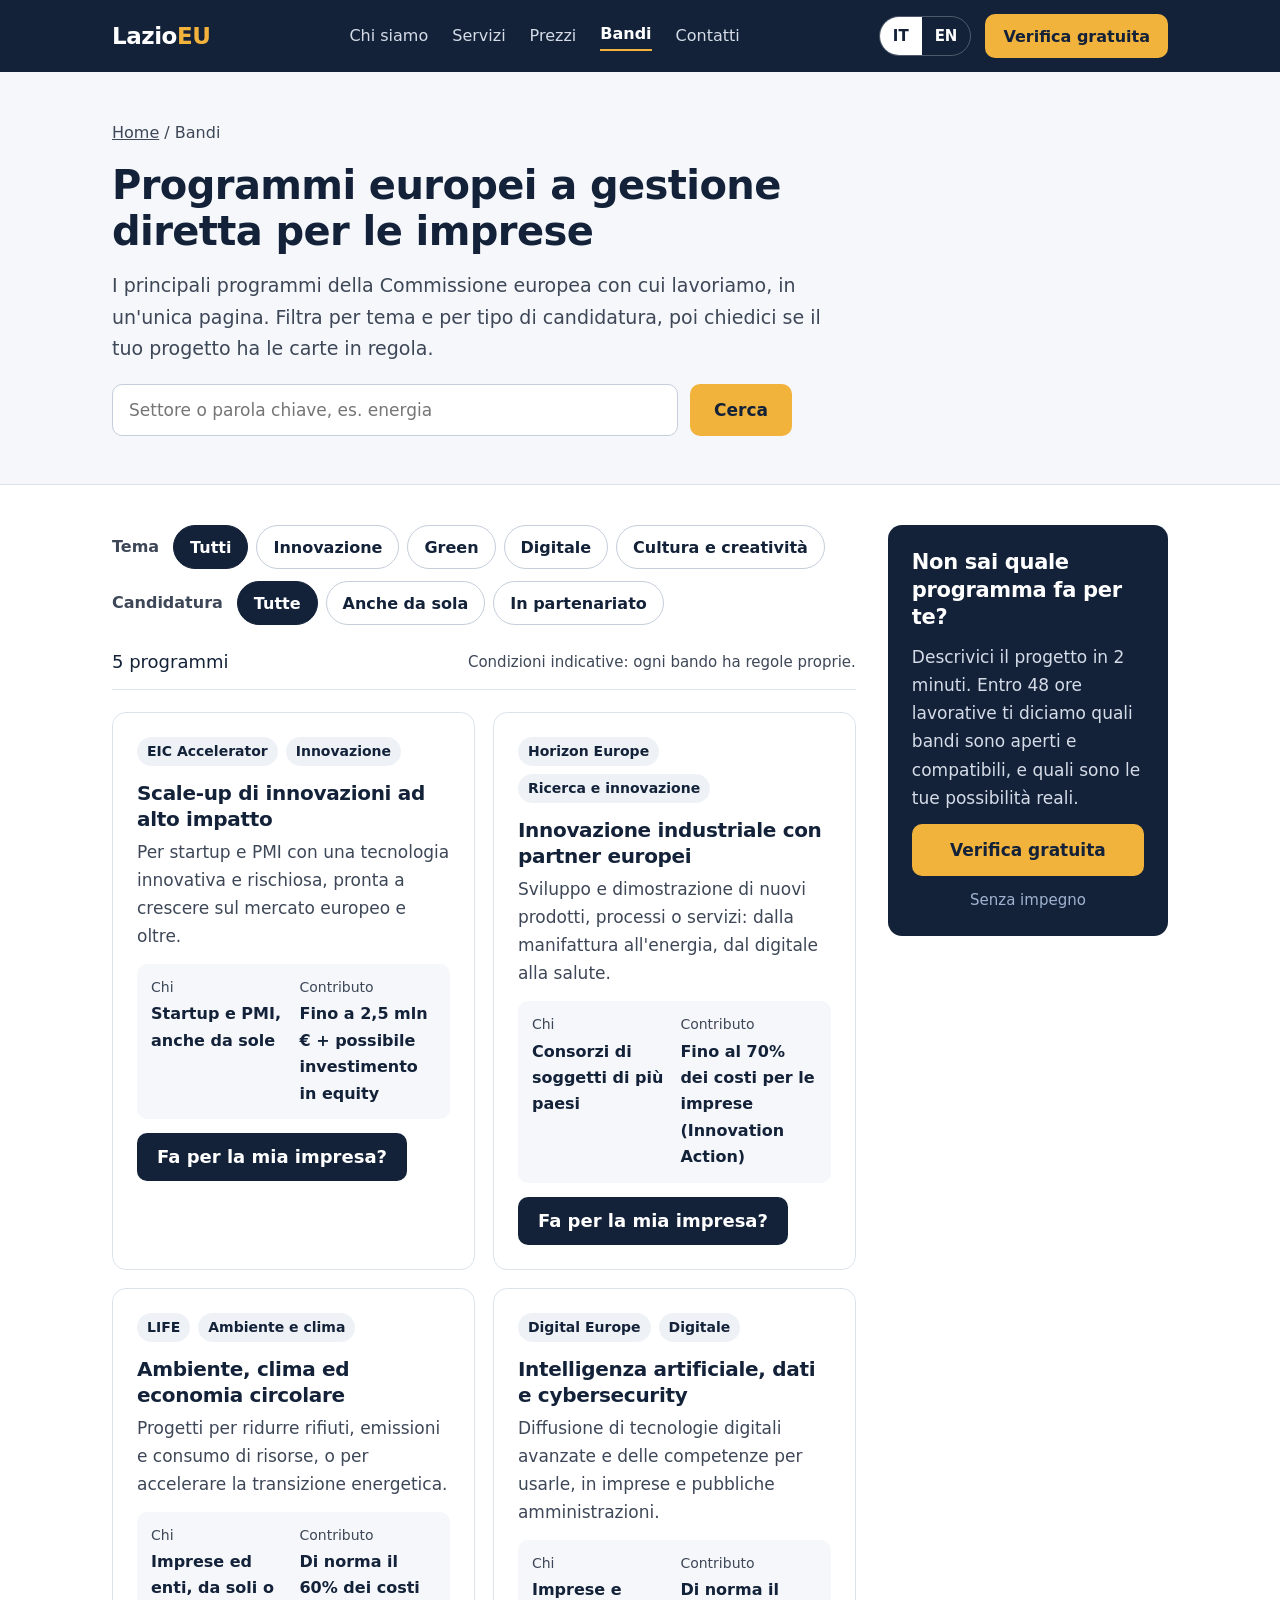
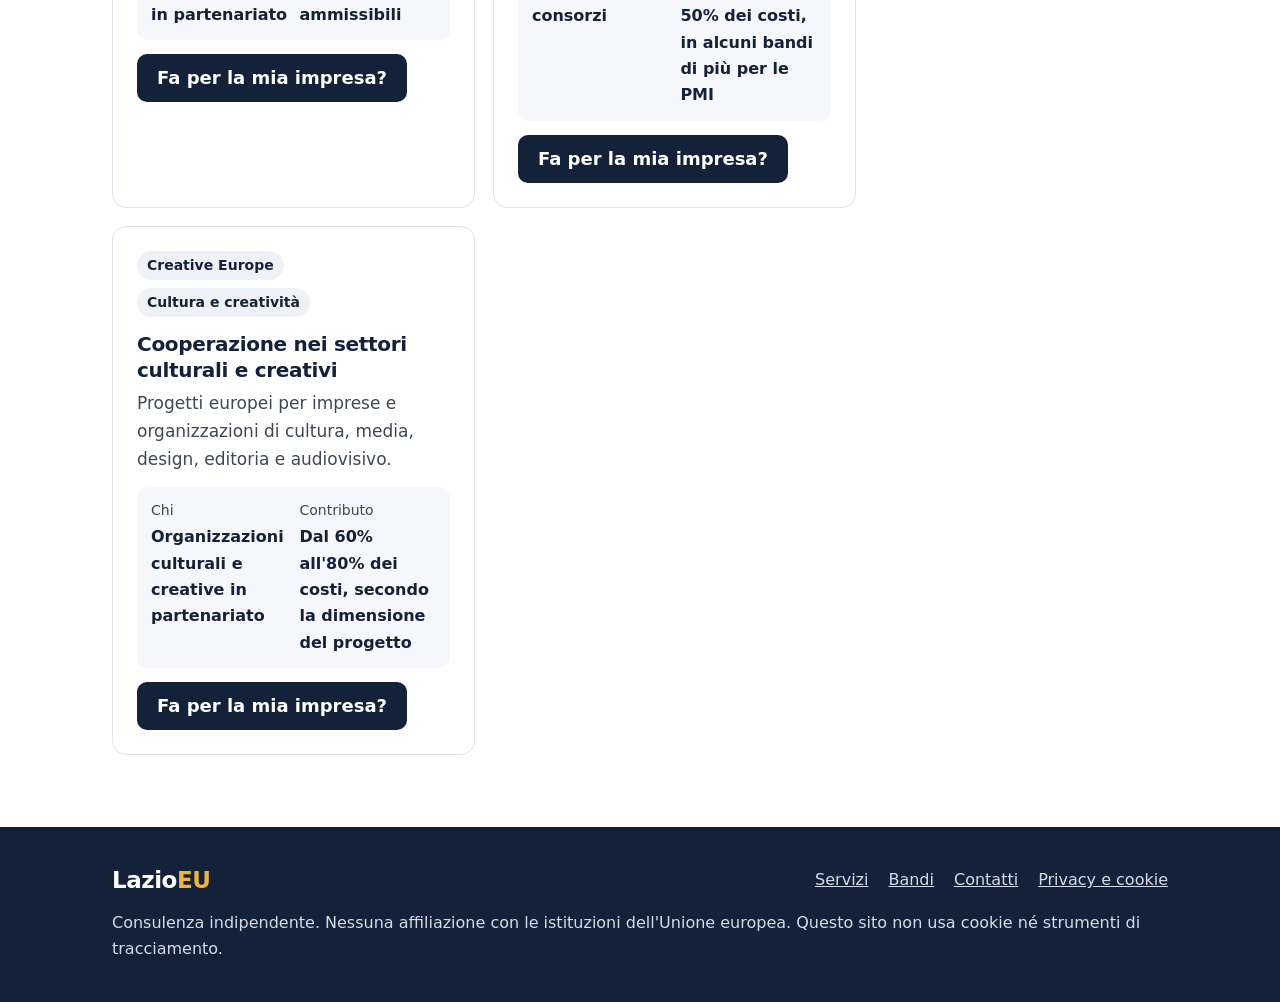
<file: bandi.html>
<!doctype html>
<html lang="it">
<head>
<meta charset="utf-8">
<meta name="viewport" content="width=device-width,initial-scale=1">
<meta http-equiv="Content-Security-Policy" content="default-src 'self'; script-src 'self'; style-src 'self' https://fonts.bunny.net; font-src https://fonts.bunny.net; img-src 'self' data:; connect-src 'none'; form-action 'none'; base-uri 'self'; object-src 'none'">
<meta name="referrer" content="strict-origin-when-cross-origin">
<meta name="robots" content="noindex, nofollow">
<title>Programmi UE a gestione diretta per imprese — LazioEU</title>
<meta name="description" content="Guida ai principali programmi europei a gestione diretta per le imprese italiane: Horizon Europe, EIC Accelerator, LIFE, Digital Europe, Creative Europe. Scopri quale fa per te.">
<meta name="theme-color" content="#132239">
<link rel="icon" href="assets/favicon.svg" type="image/svg+xml">
<link rel="alternate" hreflang="en" href="en/grants.html">
<link rel="preconnect" href="https://fonts.bunny.net">
<link rel="stylesheet" href="https://fonts.bunny.net/css?family=manrope:600,700,800|inter:400,500,600,700&amp;display=swap">
<link rel="stylesheet" href="assets/site.css">
<script src="assets/site.js" defer></script>
</head>
<body>
<a class="skip" href="#main">Vai al contenuto</a>

<header class="site-h">
<div class="wrap hb">
<a class="logo" href="./">Lazio<span>EU</span></a>
<nav class="nav" id="nav" aria-label="Navigazione principale">
<a href="./#chi-siamo">Chi siamo</a>
<a href="./#servizi">Servizi</a>
<a href="./#prezzi">Prezzi</a>
<a href="bandi.html" aria-current="page">Bandi</a>
<a href="./#contatto">Contatti</a>
</nav>
<div class="hact">
<div class="lang"><span aria-current="true">IT</span><a href="en/grants.html" hreflang="en" lang="en">EN</a></div>
<a class="btn sm" href="./#contatto">Verifica gratuita</a>
<button class="menu-btn" type="button" aria-controls="nav" aria-expanded="false">Menu</button>
</div>
</div>
</header>

<main id="main">
<section class="page-hero">
<div class="wrap">
<p class="crumbs"><a href="./">Home</a> / Bandi</p>
<h1>Programmi europei a gestione diretta per le imprese</h1>
<p class="lead">I principali programmi della Commissione europea con cui lavoriamo, in un'unica pagina. Filtra per tema e per tipo di candidatura, poi chiedici se il tuo progetto ha le carte in regola.</p>
<form class="search" id="search" role="search">
<label class="sr" for="q">Cerca un programma</label>
<input id="q" type="search" maxlength="80" placeholder="Settore o parola chiave, es. energia">
<button class="btn" type="submit">Cerca</button>
</form>
</div>
</section>

<section class="cat" id="catalog">
<div class="wrap">
<div class="cat-main">
<div class="filters">
<div class="fgroup" data-key="theme" role="group" aria-label="Filtra per tema">
<span class="flabel">Tema</span>
<button class="fbtn" type="button" data-value="all" aria-pressed="true">Tutti</button>
<button class="fbtn" type="button" data-value="innovazione" aria-pressed="false">Innovazione</button>
<button class="fbtn" type="button" data-value="green" aria-pressed="false">Green</button>
<button class="fbtn" type="button" data-value="digitale" aria-pressed="false">Digitale</button>
<button class="fbtn" type="button" data-value="cultura" aria-pressed="false">Cultura e creatività</button>
</div>
<div class="fgroup" data-key="who" role="group" aria-label="Filtra per tipo di candidatura">
<span class="flabel">Candidatura</span>
<button class="fbtn" type="button" data-value="all" aria-pressed="true">Tutte</button>
<button class="fbtn" type="button" data-value="singola" aria-pressed="false">Anche da sola</button>
<button class="fbtn" type="button" data-value="partner" aria-pressed="false">In partenariato</button>
</div>
</div>

<div class="count-row"><p id="count" aria-live="polite" data-one="programma" data-many="programmi"><strong>5 programmi</strong></p><p>Condizioni indicative: ogni bando ha regole proprie.</p></div>

<div class="cards">
<article class="gcard" data-theme="innovazione" data-who="singola" data-kw="startup deep tech tecnologia brevetto scale-up prodotto innovativo investimento">
<div class="tags"><span class="tag">EIC Accelerator</span><span class="tag">Innovazione</span></div>
<div><h2>Scale-up di innovazioni ad alto impatto</h2><p>Per startup e PMI con una tecnologia innovativa e rischiosa, pronta a crescere sul mercato europeo e oltre.</p></div>
<dl class="facts"><div><dt>Chi</dt><dd>Startup e PMI, anche da sole</dd></div><div><dt>Contributo</dt><dd>Fino a 2,5 mln € + possibile investimento in equity</dd></div></dl>
<div class="cta-row"><a class="btn-dark" href="./?p=EIC+Accelerator#contatto">Fa per la mia impresa?</a></div>
</article>

<article class="gcard" data-theme="innovazione green digitale" data-who="partner" data-kw="ricerca sviluppo prototipo manifattura industria energia salute software agrifood">
<div class="tags"><span class="tag">Horizon Europe</span><span class="tag">Ricerca e innovazione</span></div>
<div><h2>Innovazione industriale con partner europei</h2><p>Sviluppo e dimostrazione di nuovi prodotti, processi o servizi: dalla manifattura all'energia, dal digitale alla salute.</p></div>
<dl class="facts"><div><dt>Chi</dt><dd>Consorzi di soggetti di più paesi</dd></div><div><dt>Contributo</dt><dd>Fino al 70% dei costi per le imprese (Innovation Action)</dd></div></dl>
<div class="cta-row"><a class="btn-dark" href="./?p=Horizon+Europe#contatto">Fa per la mia impresa?</a></div>
</article>

<article class="gcard" data-theme="green" data-who="singola partner" data-kw="ambiente clima rifiuti emissioni energia rinnovabili efficienza energetica circolare acqua">
<div class="tags"><span class="tag">LIFE</span><span class="tag">Ambiente e clima</span></div>
<div><h2>Ambiente, clima ed economia circolare</h2><p>Progetti per ridurre rifiuti, emissioni e consumo di risorse, o per accelerare la transizione energetica.</p></div>
<dl class="facts"><div><dt>Chi</dt><dd>Imprese ed enti, da soli o in partenariato</dd></div><div><dt>Contributo</dt><dd>Di norma il 60% dei costi ammissibili</dd></div></dl>
<div class="cta-row"><a class="btn-dark" href="./?p=LIFE#contatto">Fa per la mia impresa?</a></div>
</article>

<article class="gcard" data-theme="digitale" data-who="partner" data-kw="software intelligenza artificiale IA AI cloud dati cybersecurity sicurezza informatica digitalizzazione competenze">
<div class="tags"><span class="tag">Digital Europe</span><span class="tag">Digitale</span></div>
<div><h2>Intelligenza artificiale, dati e cybersecurity</h2><p>Diffusione di tecnologie digitali avanzate e delle competenze per usarle, in imprese e pubbliche amministrazioni.</p></div>
<dl class="facts"><div><dt>Chi</dt><dd>Imprese e consorzi</dd></div><div><dt>Contributo</dt><dd>Di norma il 50% dei costi, in alcuni bandi di più per le PMI</dd></div></dl>
<div class="cta-row"><a class="btn-dark" href="./?p=Digital+Europe#contatto">Fa per la mia impresa?</a></div>
</article>

<article class="gcard" data-theme="cultura" data-who="partner" data-kw="cultura media design editoria libri film cinema audiovisivo musica moda videogiochi">
<div class="tags"><span class="tag">Creative Europe</span><span class="tag">Cultura e creatività</span></div>
<div><h2>Cooperazione nei settori culturali e creativi</h2><p>Progetti europei per imprese e organizzazioni di cultura, media, design, editoria e audiovisivo.</p></div>
<dl class="facts"><div><dt>Chi</dt><dd>Organizzazioni culturali e creative in partenariato</dd></div><div><dt>Contributo</dt><dd>Dal 60% all'80% dei costi, secondo la dimensione del progetto</dd></div></dl>
<div class="cta-row"><a class="btn-dark" href="./?p=Creative+Europe#contatto">Fa per la mia impresa?</a></div>
</article>
</div>

<div class="empty" id="empty" hidden>
<h2 class="h3">Nessun programma con questi filtri</h2>
<p class="muted">Esistono altri programmi che non elenchiamo qui. Raccontaci il tuo progetto: cerchiamo noi quello giusto.</p>
<a class="btn" href="./#contatto">Richiedi la verifica gratuita</a>
</div>
</div>

<aside class="cat-side">
<div class="side-cta">
<h2>Non sai quale programma fa per te?</h2>
<p>Descrivici il progetto in 2 minuti. Entro 48 ore lavorative ti diciamo quali bandi sono aperti e compatibili, e quali sono le tue possibilità reali.</p>
<a class="btn" href="./#contatto">Verifica gratuita</a>
<small>Senza impegno</small>
</div>
</aside>
</div>
</section>
</main>

<footer class="site-f">
<div class="wrap f-in">
<div class="f-top"><a class="logo" href="./">Lazio<span>EU</span></a>
<nav class="f-links" aria-label="Link utili"><a href="./#servizi">Servizi</a><a href="bandi.html">Bandi</a><a href="./#contatto">Contatti</a><a href="privacy.html">Privacy e cookie</a></nav></div>
<p>Consulenza indipendente. Nessuna affiliazione con le istituzioni dell'Unione europea. Questo sito non usa cookie né strumenti di tracciamento.</p>
</div>
</footer>

<div class="mcta"><a class="btn" href="./#contatto">Verifica gratuita</a></div>
</body>
</html>
</file>
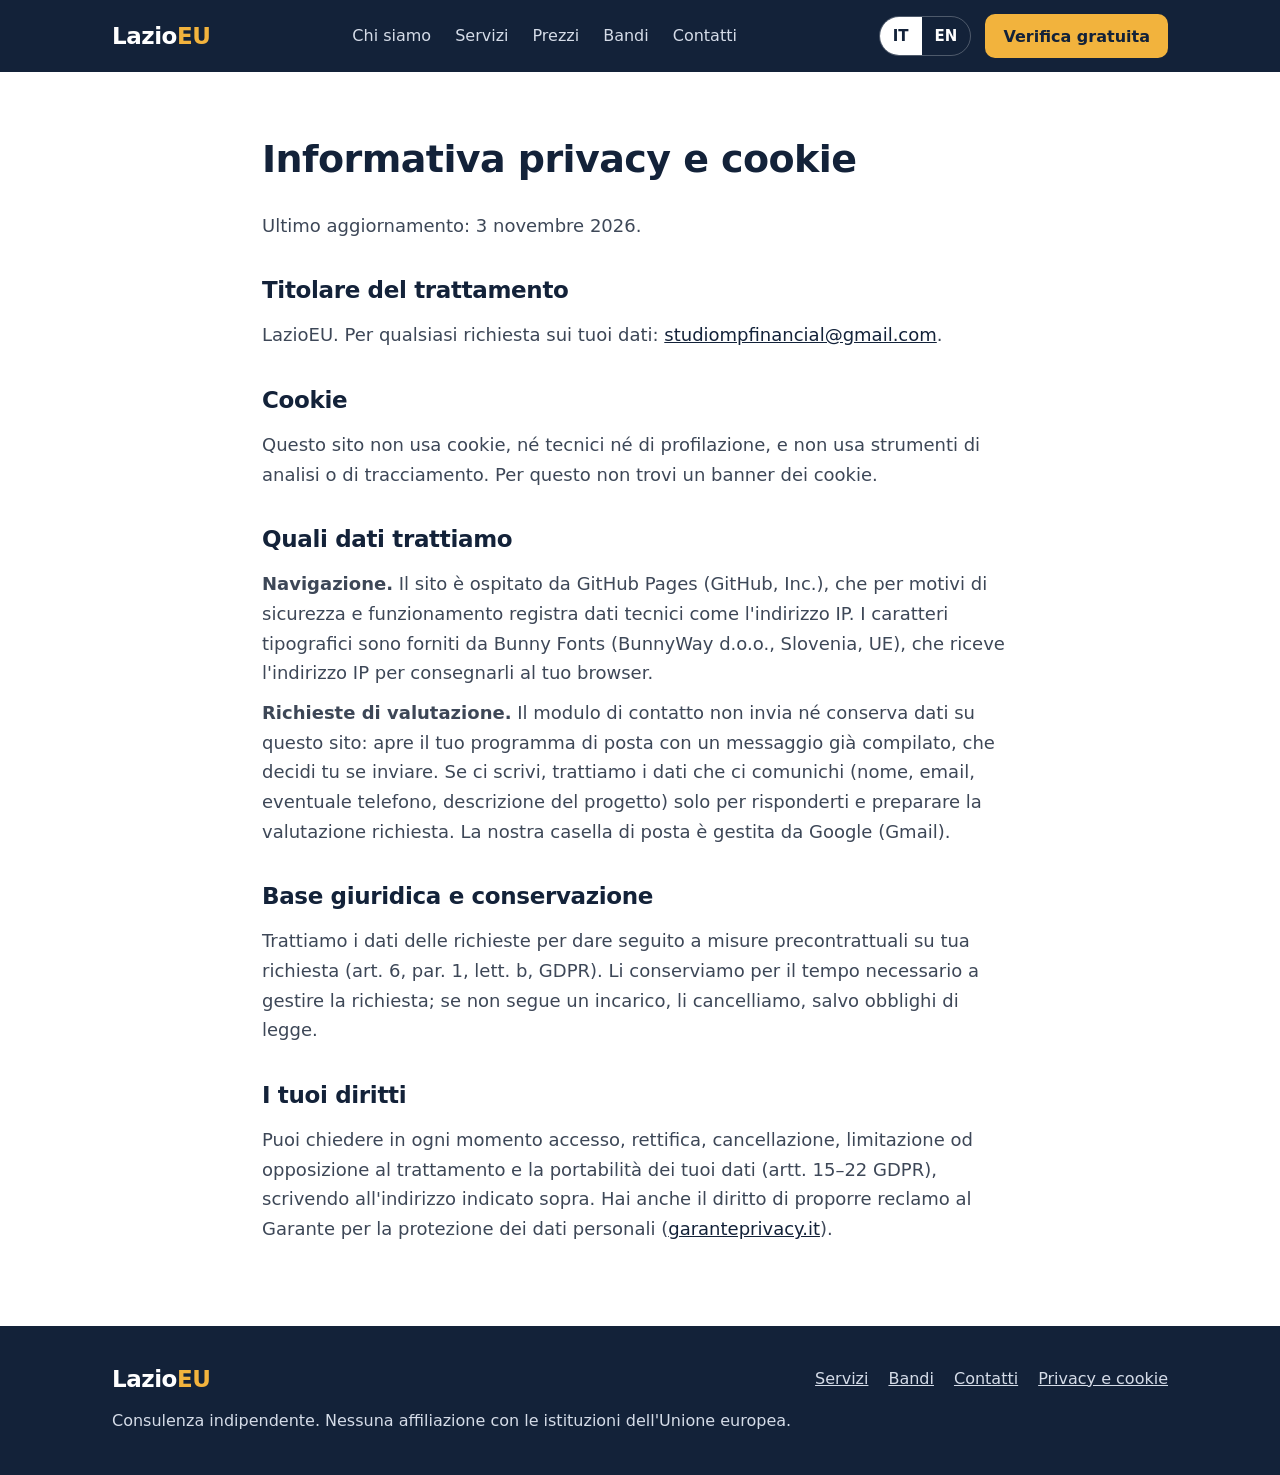
<file: privacy.html>
<!doctype html>
<html lang="it">
<head>
<meta charset="utf-8">
<meta name="viewport" content="width=device-width,initial-scale=1">
<meta http-equiv="Content-Security-Policy" content="default-src 'self'; script-src 'self'; style-src 'self' https://fonts.bunny.net; font-src https://fonts.bunny.net; img-src 'self' data:; connect-src 'none'; form-action 'none'; base-uri 'self'; object-src 'none'">
<meta name="referrer" content="strict-origin-when-cross-origin">
<meta name="robots" content="noindex, nofollow">
<title>Privacy e cookie — LazioEU</title>
<meta name="theme-color" content="#132239">
<link rel="icon" href="assets/favicon.svg" type="image/svg+xml">
<link rel="alternate" hreflang="en" href="en/privacy.html">
<link rel="preconnect" href="https://fonts.bunny.net">
<link rel="stylesheet" href="https://fonts.bunny.net/css?family=manrope:600,700,800|inter:400,500,600,700&amp;display=swap">
<link rel="stylesheet" href="assets/site.css">
<script src="assets/site.js" defer></script>
</head>
<body>
<a class="skip" href="#main">Vai al contenuto</a>
<header class="site-h">
<div class="wrap hb">
<a class="logo" href="./">Lazio<span>EU</span></a>
<nav class="nav" id="nav" aria-label="Navigazione principale">
<a href="./#chi-siamo">Chi siamo</a>
<a href="./#servizi">Servizi</a>
<a href="./#prezzi">Prezzi</a>
<a href="bandi.html">Bandi</a>
<a href="./#contatto">Contatti</a>
</nav>
<div class="hact">
<div class="lang"><span aria-current="true">IT</span><a href="en/privacy.html" hreflang="en" lang="en">EN</a></div>
<a class="btn sm" href="./#contatto">Verifica gratuita</a>
<button class="menu-btn" type="button" aria-controls="nav" aria-expanded="false">Menu</button>
</div>
</div>
</header>

<main id="main" class="legal">
<div class="wrap">
<h1>Informativa privacy e cookie</h1>
<p>Ultimo aggiornamento: 3 novembre 2026.</p>

<h2>Titolare del trattamento</h2>
<p>LazioEU. Per qualsiasi richiesta sui tuoi dati: <a href="mailto:studiompfinancial@gmail.com">studiompfinancial@gmail.com</a>.</p>

<h2>Cookie</h2>
<p>Questo sito non usa cookie, né tecnici né di profilazione, e non usa strumenti di analisi o di tracciamento. Per questo non trovi un banner dei cookie.</p>

<h2>Quali dati trattiamo</h2>
<p><strong>Navigazione.</strong> Il sito è ospitato da GitHub Pages (GitHub, Inc.), che per motivi di sicurezza e funzionamento registra dati tecnici come l'indirizzo IP. I caratteri tipografici sono forniti da Bunny Fonts (BunnyWay d.o.o., Slovenia, UE), che riceve l'indirizzo IP per consegnarli al tuo browser.</p>
<p><strong>Richieste di valutazione.</strong> Il modulo di contatto non invia né conserva dati su questo sito: apre il tuo programma di posta con un messaggio già compilato, che decidi tu se inviare. Se ci scrivi, trattiamo i dati che ci comunichi (nome, email, eventuale telefono, descrizione del progetto) solo per risponderti e preparare la valutazione richiesta. La nostra casella di posta è gestita da Google (Gmail).</p>

<h2>Base giuridica e conservazione</h2>
<p>Trattiamo i dati delle richieste per dare seguito a misure precontrattuali su tua richiesta (art. 6, par. 1, lett. b, GDPR). Li conserviamo per il tempo necessario a gestire la richiesta; se non segue un incarico, li cancelliamo, salvo obblighi di legge.</p>

<h2>I tuoi diritti</h2>
<p>Puoi chiedere in ogni momento accesso, rettifica, cancellazione, limitazione od opposizione al trattamento e la portabilità dei tuoi dati (artt. 15–22 GDPR), scrivendo all'indirizzo indicato sopra. Hai anche il diritto di proporre reclamo al Garante per la protezione dei dati personali (<a href="https://www.garanteprivacy.it" rel="noopener noreferrer">garanteprivacy.it</a>).</p>
</div>
</main>

<footer class="site-f">
<div class="wrap f-in">
<div class="f-top"><a class="logo" href="./">Lazio<span>EU</span></a>
<nav class="f-links" aria-label="Link utili"><a href="./#servizi">Servizi</a><a href="bandi.html">Bandi</a><a href="./#contatto">Contatti</a><a href="privacy.html">Privacy e cookie</a></nav></div>
<p>Consulenza indipendente. Nessuna affiliazione con le istituzioni dell'Unione europea.</p>
</div>
</footer>
</body>
</html>
</file>
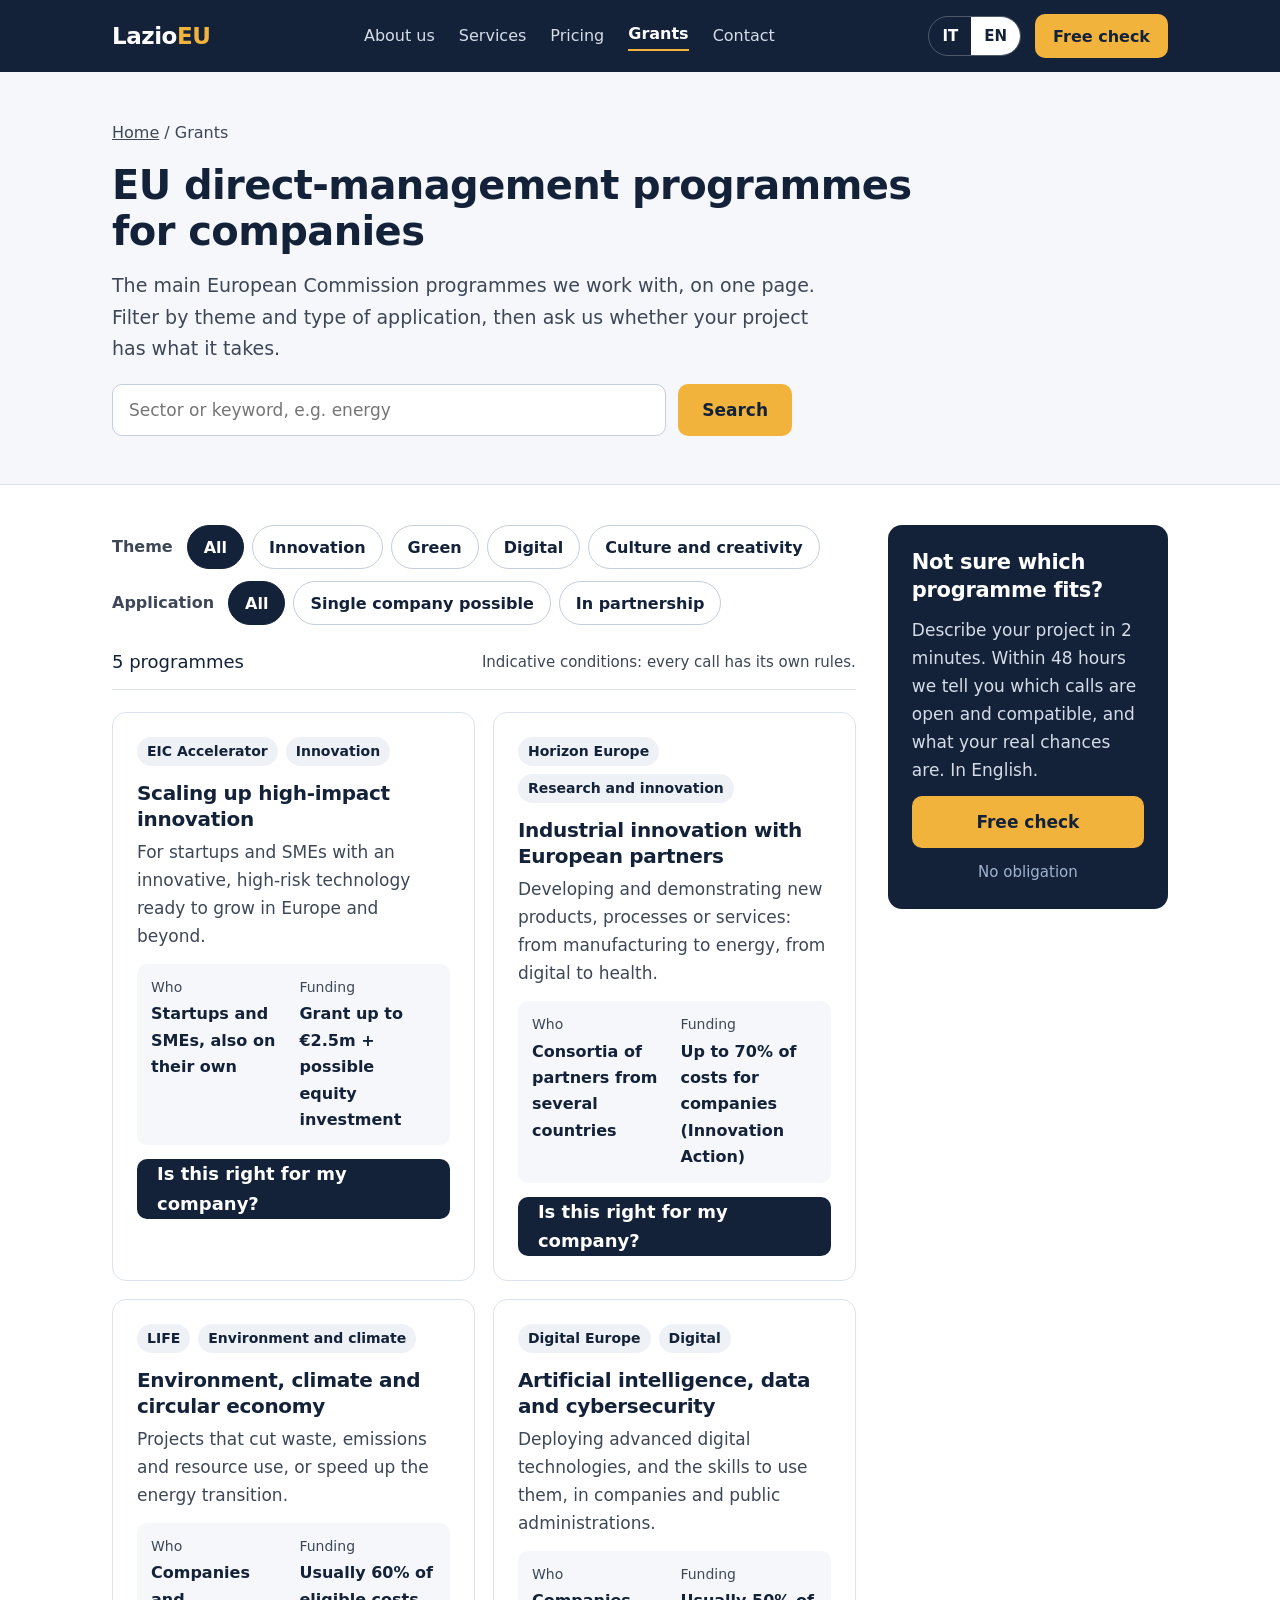
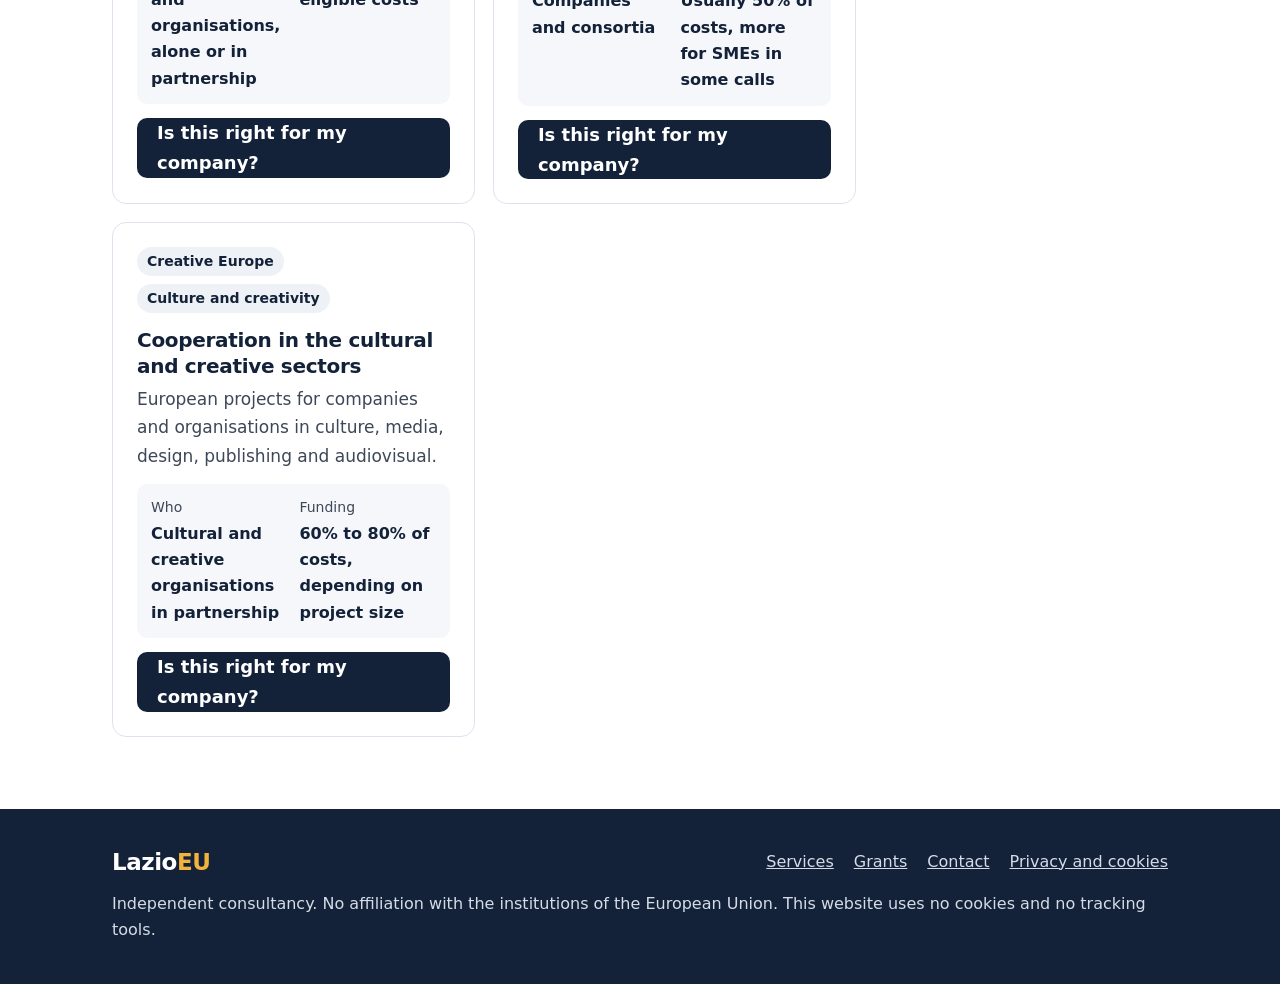
<file: en/grants.html>
<!doctype html>
<html lang="en">
<head>
<meta charset="utf-8">
<meta name="viewport" content="width=device-width,initial-scale=1">
<meta http-equiv="Content-Security-Policy" content="default-src 'self'; script-src 'self'; style-src 'self' https://fonts.bunny.net; font-src https://fonts.bunny.net; img-src 'self' data:; connect-src 'none'; form-action 'none'; base-uri 'self'; object-src 'none'">
<meta name="referrer" content="strict-origin-when-cross-origin">
<meta name="robots" content="noindex, nofollow">
<title>EU direct-management programmes for companies — LazioEU</title>
<meta name="description" content="A guide to the main EU direct-management programmes for companies in Italy: Horizon Europe, EIC Accelerator, LIFE, Digital Europe, Creative Europe. Find out which one fits you.">
<meta name="theme-color" content="#132239">
<link rel="icon" href="../assets/favicon.svg" type="image/svg+xml">
<link rel="alternate" hreflang="it" href="../bandi.html">
<link rel="preconnect" href="https://fonts.bunny.net">
<link rel="stylesheet" href="https://fonts.bunny.net/css?family=manrope:600,700,800|inter:400,500,600,700&amp;display=swap">
<link rel="stylesheet" href="../assets/site.css">
<script src="../assets/site.js" defer></script>
</head>
<body>
<a class="skip" href="#main">Skip to content</a>

<header class="site-h">
<div class="wrap hb">
<a class="logo" href="./">Lazio<span>EU</span></a>
<nav class="nav" id="nav" aria-label="Main navigation">
<a href="./#about">About us</a>
<a href="./#services">Services</a>
<a href="./#pricing">Pricing</a>
<a href="grants.html" aria-current="page">Grants</a>
<a href="./#contact">Contact</a>
</nav>
<div class="hact">
<div class="lang"><a href="../bandi.html" hreflang="it" lang="it">IT</a><span aria-current="true">EN</span></div>
<a class="btn sm" href="./#contact">Free check</a>
<button class="menu-btn" type="button" aria-controls="nav" aria-expanded="false">Menu</button>
</div>
</div>
</header>

<main id="main">
<section class="page-hero">
<div class="wrap">
<p class="crumbs"><a href="./">Home</a> / Grants</p>
<h1>EU direct-management programmes for companies</h1>
<p class="lead">The main European Commission programmes we work with, on one page. Filter by theme and type of application, then ask us whether your project has what it takes.</p>
<form class="search" id="search" role="search">
<label class="sr" for="q">Search for a programme</label>
<input id="q" type="search" maxlength="80" placeholder="Sector or keyword, e.g. energy">
<button class="btn" type="submit">Search</button>
</form>
</div>
</section>

<section class="cat" id="catalog">
<div class="wrap">
<div class="cat-main">
<div class="filters">
<div class="fgroup" data-key="theme" role="group" aria-label="Filter by theme">
<span class="flabel">Theme</span>
<button class="fbtn" type="button" data-value="all" aria-pressed="true">All</button>
<button class="fbtn" type="button" data-value="innovazione" aria-pressed="false">Innovation</button>
<button class="fbtn" type="button" data-value="green" aria-pressed="false">Green</button>
<button class="fbtn" type="button" data-value="digitale" aria-pressed="false">Digital</button>
<button class="fbtn" type="button" data-value="cultura" aria-pressed="false">Culture and creativity</button>
</div>
<div class="fgroup" data-key="who" role="group" aria-label="Filter by type of application">
<span class="flabel">Application</span>
<button class="fbtn" type="button" data-value="all" aria-pressed="true">All</button>
<button class="fbtn" type="button" data-value="singola" aria-pressed="false">Single company possible</button>
<button class="fbtn" type="button" data-value="partner" aria-pressed="false">In partnership</button>
</div>
</div>

<div class="count-row"><p id="count" aria-live="polite" data-one="programme" data-many="programmes"><strong>5 programmes</strong></p><p>Indicative conditions: every call has its own rules.</p></div>

<div class="cards">
<article class="gcard" data-theme="innovazione" data-who="singola" data-kw="startup deep tech technology patent scale-up innovative product investment">
<div class="tags"><span class="tag">EIC Accelerator</span><span class="tag">Innovation</span></div>
<div><h2>Scaling up high-impact innovation</h2><p>For startups and SMEs with an innovative, high-risk technology ready to grow in Europe and beyond.</p></div>
<dl class="facts"><div><dt>Who</dt><dd>Startups and SMEs, also on their own</dd></div><div><dt>Funding</dt><dd>Grant up to €2.5m + possible equity investment</dd></div></dl>
<div class="cta-row"><a class="btn-dark" href="./?p=EIC+Accelerator#contact">Is this right for my company?</a></div>
</article>

<article class="gcard" data-theme="innovazione green digitale" data-who="partner" data-kw="research development prototype manufacturing industry energy health software agrifood">
<div class="tags"><span class="tag">Horizon Europe</span><span class="tag">Research and innovation</span></div>
<div><h2>Industrial innovation with European partners</h2><p>Developing and demonstrating new products, processes or services: from manufacturing to energy, from digital to health.</p></div>
<dl class="facts"><div><dt>Who</dt><dd>Consortia of partners from several countries</dd></div><div><dt>Funding</dt><dd>Up to 70% of costs for companies (Innovation Action)</dd></div></dl>
<div class="cta-row"><a class="btn-dark" href="./?p=Horizon+Europe#contact">Is this right for my company?</a></div>
</article>

<article class="gcard" data-theme="green" data-who="singola partner" data-kw="environment climate waste emissions energy renewables energy efficiency circular water">
<div class="tags"><span class="tag">LIFE</span><span class="tag">Environment and climate</span></div>
<div><h2>Environment, climate and circular economy</h2><p>Projects that cut waste, emissions and resource use, or speed up the energy transition.</p></div>
<dl class="facts"><div><dt>Who</dt><dd>Companies and organisations, alone or in partnership</dd></div><div><dt>Funding</dt><dd>Usually 60% of eligible costs</dd></div></dl>
<div class="cta-row"><a class="btn-dark" href="./?p=LIFE#contact">Is this right for my company?</a></div>
</article>

<article class="gcard" data-theme="digitale" data-who="partner" data-kw="software artificial intelligence AI cloud data cybersecurity digitalisation skills">
<div class="tags"><span class="tag">Digital Europe</span><span class="tag">Digital</span></div>
<div><h2>Artificial intelligence, data and cybersecurity</h2><p>Deploying advanced digital technologies, and the skills to use them, in companies and public administrations.</p></div>
<dl class="facts"><div><dt>Who</dt><dd>Companies and consortia</dd></div><div><dt>Funding</dt><dd>Usually 50% of costs, more for SMEs in some calls</dd></div></dl>
<div class="cta-row"><a class="btn-dark" href="./?p=Digital+Europe#contact">Is this right for my company?</a></div>
</article>

<article class="gcard" data-theme="cultura" data-who="partner" data-kw="culture media design publishing books film cinema audiovisual music fashion video games">
<div class="tags"><span class="tag">Creative Europe</span><span class="tag">Culture and creativity</span></div>
<div><h2>Cooperation in the cultural and creative sectors</h2><p>European projects for companies and organisations in culture, media, design, publishing and audiovisual.</p></div>
<dl class="facts"><div><dt>Who</dt><dd>Cultural and creative organisations in partnership</dd></div><div><dt>Funding</dt><dd>60% to 80% of costs, depending on project size</dd></div></dl>
<div class="cta-row"><a class="btn-dark" href="./?p=Creative+Europe#contact">Is this right for my company?</a></div>
</article>
</div>

<div class="empty" id="empty" hidden>
<h2 class="h3">No programmes match these filters</h2>
<p class="muted">There are other programmes we don't list here. Tell us about your project and we'll find the right one.</p>
<a class="btn" href="./#contact">Request your free check</a>
</div>
</div>

<aside class="cat-side">
<div class="side-cta">
<h2>Not sure which programme fits?</h2>
<p>Describe your project in 2 minutes. Within 48 hours we tell you which calls are open and compatible, and what your real chances are. In English.</p>
<a class="btn" href="./#contact">Free check</a>
<small>No obligation</small>
</div>
</aside>
</div>
</section>
</main>

<footer class="site-f">
<div class="wrap f-in">
<div class="f-top"><a class="logo" href="./">Lazio<span>EU</span></a>
<nav class="f-links" aria-label="Useful links"><a href="./#services">Services</a><a href="grants.html">Grants</a><a href="./#contact">Contact</a><a href="privacy.html">Privacy and cookies</a></nav></div>
<p>Independent consultancy. No affiliation with the institutions of the European Union. This website uses no cookies and no tracking tools.</p>
</div>
</footer>

<div class="mcta"><a class="btn" href="./#contact">Free check</a></div>
</body>
</html>
</file>
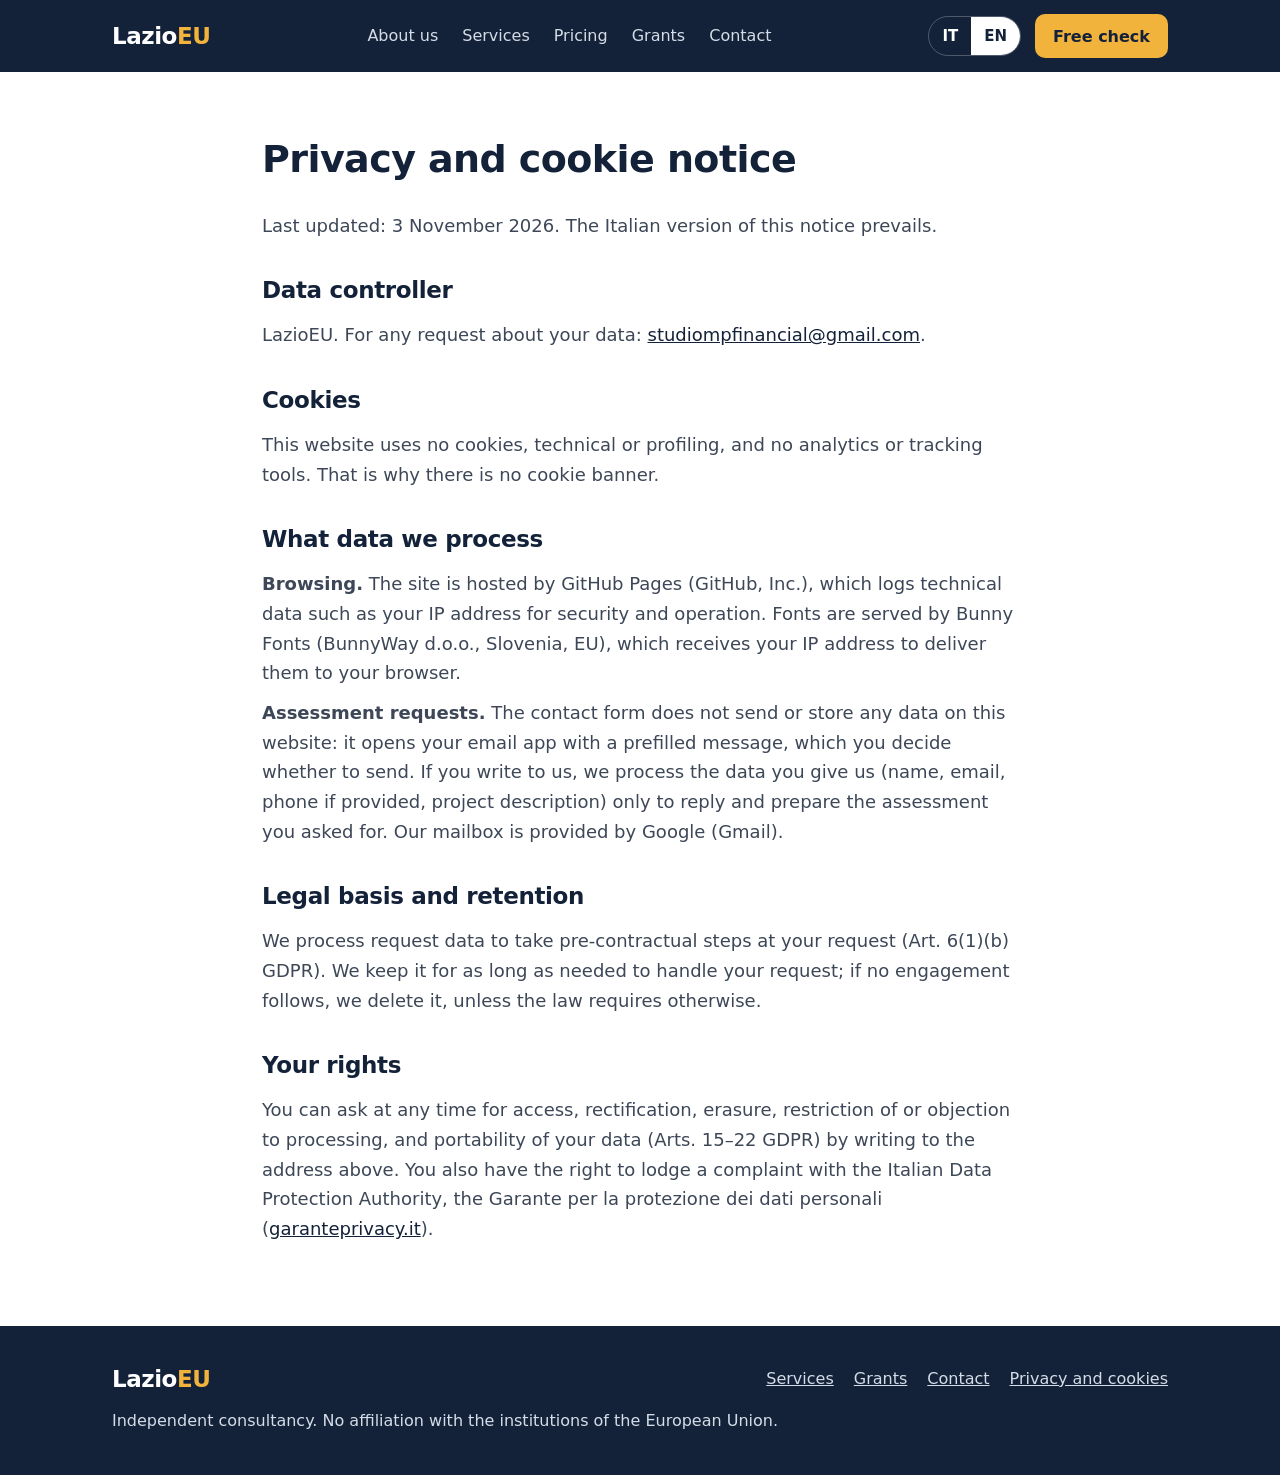
<file: en/privacy.html>
<!doctype html>
<html lang="en">
<head>
<meta charset="utf-8">
<meta name="viewport" content="width=device-width,initial-scale=1">
<meta http-equiv="Content-Security-Policy" content="default-src 'self'; script-src 'self'; style-src 'self' https://fonts.bunny.net; font-src https://fonts.bunny.net; img-src 'self' data:; connect-src 'none'; form-action 'none'; base-uri 'self'; object-src 'none'">
<meta name="referrer" content="strict-origin-when-cross-origin">
<meta name="robots" content="noindex, nofollow">
<title>Privacy and cookies — LazioEU</title>
<meta name="theme-color" content="#132239">
<link rel="icon" href="../assets/favicon.svg" type="image/svg+xml">
<link rel="alternate" hreflang="it" href="../privacy.html">
<link rel="preconnect" href="https://fonts.bunny.net">
<link rel="stylesheet" href="https://fonts.bunny.net/css?family=manrope:600,700,800|inter:400,500,600,700&amp;display=swap">
<link rel="stylesheet" href="../assets/site.css">
<script src="../assets/site.js" defer></script>
</head>
<body>
<a class="skip" href="#main">Skip to content</a>
<header class="site-h">
<div class="wrap hb">
<a class="logo" href="./">Lazio<span>EU</span></a>
<nav class="nav" id="nav" aria-label="Main navigation">
<a href="./#about">About us</a>
<a href="./#services">Services</a>
<a href="./#pricing">Pricing</a>
<a href="grants.html">Grants</a>
<a href="./#contact">Contact</a>
</nav>
<div class="hact">
<div class="lang"><a href="../privacy.html" hreflang="it" lang="it">IT</a><span aria-current="true">EN</span></div>
<a class="btn sm" href="./#contact">Free check</a>
<button class="menu-btn" type="button" aria-controls="nav" aria-expanded="false">Menu</button>
</div>
</div>
</header>

<main id="main" class="legal">
<div class="wrap">
<h1>Privacy and cookie notice</h1>
<p>Last updated: 3 November 2026. The Italian version of this notice prevails.</p>

<h2>Data controller</h2>
<p>LazioEU. For any request about your data: <a href="mailto:studiompfinancial@gmail.com">studiompfinancial@gmail.com</a>.</p>

<h2>Cookies</h2>
<p>This website uses no cookies, technical or profiling, and no analytics or tracking tools. That is why there is no cookie banner.</p>

<h2>What data we process</h2>
<p><strong>Browsing.</strong> The site is hosted by GitHub Pages (GitHub, Inc.), which logs technical data such as your IP address for security and operation. Fonts are served by Bunny Fonts (BunnyWay d.o.o., Slovenia, EU), which receives your IP address to deliver them to your browser.</p>
<p><strong>Assessment requests.</strong> The contact form does not send or store any data on this website: it opens your email app with a prefilled message, which you decide whether to send. If you write to us, we process the data you give us (name, email, phone if provided, project description) only to reply and prepare the assessment you asked for. Our mailbox is provided by Google (Gmail).</p>

<h2>Legal basis and retention</h2>
<p>We process request data to take pre-contractual steps at your request (Art. 6(1)(b) GDPR). We keep it for as long as needed to handle your request; if no engagement follows, we delete it, unless the law requires otherwise.</p>

<h2>Your rights</h2>
<p>You can ask at any time for access, rectification, erasure, restriction of or objection to processing, and portability of your data (Arts. 15–22 GDPR) by writing to the address above. You also have the right to lodge a complaint with the Italian Data Protection Authority, the Garante per la protezione dei dati personali (<a href="https://www.garanteprivacy.it" rel="noopener noreferrer">garanteprivacy.it</a>).</p>
</div>
</main>

<footer class="site-f">
<div class="wrap f-in">
<div class="f-top"><a class="logo" href="./">Lazio<span>EU</span></a>
<nav class="f-links" aria-label="Useful links"><a href="./#services">Services</a><a href="grants.html">Grants</a><a href="./#contact">Contact</a><a href="privacy.html">Privacy and cookies</a></nav></div>
<p>Independent consultancy. No affiliation with the institutions of the European Union.</p>
</div>
</footer>
</body>
</html>
</file>
<file: assets/site.css>
/* LazioEU — shared styles. Calm, compact, readable. No inline styles anywhere: CSP allows only this file. */
:root{
  --navy:#132239;--deep:#0C1729;--bg:#F5F7FA;--card:#FFFFFF;--line:#DDE3EC;--line2:#C5CEDB;
  --ink:#132239;--muted:#3D4757;--soft:#D5DCE8;--soft2:#9FB3D1;--tint:#EEF2F7;
  --amber:#F2B33D;--amber-h:#E9A52A;--gold:#8A5B00;--ok-bg:#E7F4EC;--ok:#1D6B3A;
  --head:"Manrope",system-ui,-apple-system,"Segoe UI",sans-serif;
  --body:"Inter",system-ui,-apple-system,"Segoe UI",sans-serif;
}
*{box-sizing:border-box}
html{scroll-behavior:smooth;-webkit-text-size-adjust:100%}
body{margin:0;background:#fff;color:var(--ink);font:18px/1.65 var(--body);overflow-x:hidden}
img{max-width:100%;height:auto}
a{color:var(--navy)}a:hover{color:var(--deep)}
a:focus-visible,button:focus-visible,summary:focus-visible,input:focus-visible,textarea:focus-visible{outline:3px solid var(--amber);outline-offset:2px}
.sr{position:absolute;width:1px;height:1px;overflow:hidden;clip:rect(0 0 0 0);white-space:nowrap}
.skip{position:absolute;left:-9999px;top:8px;z-index:100;background:var(--amber);color:var(--navy);padding:10px 16px;border-radius:8px;font-weight:700}
.skip:focus{left:8px}
.wrap{max-width:1120px;margin:0 auto;padding:0 32px}
h1,h2,h3{font-family:var(--head);margin:0;letter-spacing:-.015em;color:var(--navy)}
p{margin:0}
.muted{color:var(--muted)}
.eyebrow{font-size:16px;font-weight:600;color:var(--gold)}
.h2{font-weight:800;font-size:34px;line-height:1.2}
.h3{font-weight:700;font-size:20px;line-height:1.35}
.lead{font-size:19px;color:var(--muted)}
.head{max-width:720px;display:flex;flex-direction:column;gap:12px}
.stack{display:flex;flex-direction:column;gap:36px}
.sec{padding:72px 0}
.sec.alt{background:var(--bg);border-top:1px solid var(--line);border-bottom:1px solid var(--line)}
.g2{display:grid;grid-template-columns:repeat(2,minmax(0,1fr));gap:40px}
.g3{display:grid;grid-template-columns:repeat(3,minmax(0,1fr));gap:24px}
.g4{display:grid;grid-template-columns:repeat(4,minmax(0,1fr));gap:24px}

/* buttons */
.btn{display:inline-flex;align-items:center;justify-content:center;min-height:52px;padding:0 24px;border-radius:10px;background:var(--amber);color:var(--navy);font:700 17px var(--body);text-decoration:none;border:0;cursor:pointer;text-align:center}
.btn:hover{background:var(--amber-h);color:var(--navy)}
.btn.sm{min-height:44px;padding:0 18px;font-size:16px}
.btn.full{width:100%}
.btn-line{display:inline-flex;align-items:center;min-height:52px;padding:0 22px;border-radius:10px;border:1px solid var(--line2);color:var(--navy);font-weight:600;text-decoration:none;background:#fff}
.btn-line:hover{border-color:var(--navy)}
.btn-dark{display:inline-flex;align-items:center;min-height:48px;padding:0 20px;border-radius:10px;background:var(--navy);color:#fff;font-weight:600;text-decoration:none}
.btn-dark:hover{background:var(--deep);color:#fff}
.cta-row{display:flex;flex-wrap:wrap;gap:14px;align-items:center}

/* header */
.site-h{background:var(--navy);position:sticky;top:0;z-index:50}
.hb{display:flex;align-items:center;justify-content:space-between;height:72px;gap:20px}
.logo{font:800 23px var(--head);letter-spacing:-.02em;color:#fff;text-decoration:none;white-space:nowrap}
.logo span{color:var(--amber)}
.logo:hover{color:#fff}
.nav{display:flex;gap:24px;align-items:center}
.nav a{color:var(--soft);text-decoration:none;font-size:16px}
.nav a:hover,.nav a[aria-current]{color:#fff}
.nav a[aria-current]{font-weight:600;border-bottom:2px solid var(--amber);padding-bottom:2px}
.hact{display:flex;align-items:center;gap:14px}
.lang{display:flex;border:1px solid rgba(255,255,255,.25);border-radius:999px;overflow:hidden;font-size:15px;font-weight:600}
.lang a,.lang span{padding:7px 13px;color:#fff;text-decoration:none}
.lang span{background:#fff;color:var(--navy)}
.menu-btn{display:none;background:transparent;border:1px solid rgba(255,255,255,.3);color:#fff;border-radius:10px;min-height:44px;padding:0 14px;font:600 16px var(--body);cursor:pointer}

/* hero (light) */
.hero{padding:64px 0;border-bottom:1px solid var(--line)}
.hero-grid{display:grid;grid-template-columns:minmax(0,7fr) minmax(0,5fr);gap:56px;align-items:center}
.hero-copy{display:flex;flex-direction:column;gap:22px}
.hero h1{font-weight:800;font-size:44px;line-height:1.15}
.micro{font-size:16px;color:var(--muted)}
.hero-photo{display:block;width:100%;aspect-ratio:3/2;object-fit:cover;border-radius:16px}

/* key facts */
.keys{background:var(--bg);border-bottom:1px solid var(--line);padding:28px 0}
.keys .g4{gap:20px}
.key{display:flex;gap:12px;align-items:flex-start;font-size:16px}
.key b{display:block;font-size:17px}
.key span{color:var(--muted)}
.kico{flex:none;width:26px;height:26px;stroke:var(--gold);fill:none;stroke-width:1.8;stroke-linecap:round;stroke-linejoin:round;margin-top:2px}

/* about */
.about{display:grid;grid-template-columns:minmax(0,4fr) minmax(0,7fr);gap:56px;align-items:start}
.portrait{display:block;width:100%;aspect-ratio:493/740;object-fit:cover;object-position:top;border-radius:16px;max-height:560px}
.about-text{display:flex;flex-direction:column;gap:18px}
.about-text>p:not(.eyebrow){color:var(--muted)}

/* tick lists */
.ticks{list-style:none;margin:0;padding:0;display:flex;flex-direction:column;gap:10px}
.ticks li{position:relative;padding-left:30px}
.ticks li::before{content:"✓";position:absolute;left:0;top:0;color:var(--gold);font-weight:800}
.ticks.sm li{font-size:17px}

/* services */
.svc{background:#fff;border:1px solid var(--line);border-radius:14px;padding:28px;display:flex;flex-direction:column;gap:14px}
.svc-top{display:flex;justify-content:space-between;align-items:center;gap:10px}
.num{font:800 15px var(--head);color:var(--gold)}
.badge{font-size:14px;font-weight:600;background:var(--ok-bg);color:var(--ok);padding:3px 10px;border-radius:999px}
.svc>p{color:var(--muted);font-size:17px}
.svc .ticks{border-top:1px solid var(--line);padding-top:14px}
.note{display:flex;gap:14px;align-items:center;flex-wrap:wrap;background:var(--tint);border-radius:12px;padding:18px 22px}
.note p{flex:1 1 380px}
.note a{font-weight:600;white-space:nowrap}

/* who */
.who{display:grid;grid-template-columns:repeat(2,minmax(0,1fr));gap:16px}
.who li{background:#fff;border:1px solid var(--line);border-radius:12px;padding:18px 20px 18px 50px}
.who li::before{left:20px;top:18px}

/* steps */
.steps{display:grid;grid-template-columns:repeat(4,minmax(0,1fr));gap:24px;counter-reset:s}
.step{display:flex;flex-direction:column;gap:8px}
.dot{width:40px;height:40px;border-radius:50%;background:var(--navy);color:#fff;display:flex;align-items:center;justify-content:center;font:800 16px var(--head)}
.step p{color:var(--muted);font-size:17px}
.info{display:flex;gap:12px;align-items:flex-start;border:1px solid var(--line);background:#fff;border-radius:12px;padding:16px 20px;font-size:17px}

/* prices + guarantees */
.ptable{width:100%;border-collapse:collapse;background:#fff;border:1px solid var(--line);border-radius:14px;overflow:hidden}
.ptable th,.ptable td{text-align:left;padding:16px 20px;border-bottom:1px solid var(--line);vertical-align:top}
.ptable thead th{background:var(--tint);font-size:15px;font-weight:600;color:var(--muted)}
.ptable td:last-child{font-weight:700;white-space:nowrap}
.ptable tr:last-child td{border-bottom:0}
.ptable small{display:block;font-weight:400;color:var(--muted);font-size:15px}
.box{background:#fff;border:1px solid var(--line);border-radius:14px;padding:26px;display:flex;flex-direction:column;gap:14px}
.box.warn{background:var(--tint);border-color:var(--tint)}
.box p{color:var(--muted);font-size:17px}

/* faq */
.faq details{border-bottom:1px solid var(--line);padding:16px 0}
.faq summary{display:flex;justify-content:space-between;align-items:center;gap:16px;font-weight:600;font-size:18px;cursor:pointer;list-style:none;min-height:44px}
.faq summary::-webkit-details-marker{display:none}
.plus{font-size:24px;line-height:1;transition:transform .2s;color:var(--gold)}
.faq details[open] .plus{transform:rotate(45deg)}
.faq details p{margin-top:8px;color:var(--muted)}

/* contact */
.c-left{display:flex;flex-direction:column;gap:20px}
.clist{border-top:1px solid var(--line)}
.citem{display:flex;gap:12px;align-items:center;padding:14px 0;border-bottom:1px solid var(--line)}
.citem span{color:var(--muted);width:80px;flex:none}
.citem a{font-weight:600;word-break:break-all}
.form{background:#fff;border:1px solid var(--line);border-radius:16px;padding:28px;display:flex;flex-direction:column;gap:14px}
.form-t{font:800 21px var(--head);color:var(--navy)}
.field{display:flex;flex-direction:column;gap:6px}
.field label{font-weight:600;font-size:17px}
.field label small{font-weight:400;color:var(--muted);font-size:16px}
.field input,.field textarea{height:52px;border:1px solid var(--line2);border-radius:10px;padding:0 14px;font:17px var(--body);color:var(--ink);background:#fff}
.field textarea{height:auto;padding:12px 14px;resize:vertical}
.field input[aria-invalid="true"],.field textarea[aria-invalid="true"]{border-color:#B42318}
.err{font-size:16px;color:#B42318}
.consent{display:flex;gap:10px;align-items:flex-start}
.consent input{width:20px;height:20px;margin-top:3px;flex:none}
.consent label{font-size:16px;color:var(--muted)}
.form-note{font-size:15px;text-align:center;color:var(--muted)}
.hp{position:absolute;left:-9999px}

/* footer */
.site-f{background:var(--navy);color:var(--soft);padding:40px 0;font-size:16px}
.f-in{display:flex;flex-direction:column;gap:16px}
.f-top{display:flex;justify-content:space-between;gap:24px;flex-wrap:wrap;align-items:center}
.f-links{display:flex;gap:20px;flex-wrap:wrap}
.f-links a{color:var(--soft)}

/* catalog */
.page-hero{padding:48px 0;background:var(--bg);border-bottom:1px solid var(--line)}
.page-hero .wrap{display:flex;flex-direction:column;gap:16px}
.crumbs{font-size:16px;color:var(--muted)}
.crumbs a{color:var(--muted)}
.page-hero h1{font-weight:800;font-size:40px;line-height:1.15;max-width:820px}
.page-hero .lead{max-width:720px}
.search{display:flex;gap:12px;flex-wrap:wrap;max-width:680px;padding-top:4px}
.search input{flex:1 1 300px;height:52px;border:1px solid var(--line2);border-radius:10px;padding:0 16px;font:17px var(--body);color:var(--ink);background:#fff}
.cat{padding:40px 0 72px}
.cat .wrap{display:flex;flex-wrap:wrap;gap:32px;align-items:flex-start}
.cat-main{flex:999 1 600px;min-width:0;display:flex;flex-direction:column;gap:22px}
.cat-side{flex:1 1 280px;display:flex;flex-direction:column;gap:20px;position:sticky;top:96px}
.filters{display:flex;flex-direction:column;gap:12px}
.fgroup{display:flex;flex-wrap:wrap;gap:8px;align-items:center}
.flabel{font-size:16px;font-weight:600;color:var(--muted);margin-right:6px}
.fbtn{background:#fff;color:var(--navy);border:1px solid var(--line2);border-radius:999px;padding:0 16px;min-height:44px;font:600 16px var(--body);cursor:pointer}
.fbtn[aria-pressed="true"]{background:var(--navy);color:#fff;border-color:var(--navy)}
.count-row{display:flex;justify-content:space-between;align-items:center;gap:16px;flex-wrap:wrap;border-bottom:1px solid var(--line);padding-bottom:12px}
.count-row p:last-child{font-size:15px;color:var(--muted)}
.cards{display:grid;grid-template-columns:repeat(2,minmax(0,1fr));gap:18px}
.gcard{background:#fff;border:1px solid var(--line);border-radius:14px;padding:24px;display:flex;flex-direction:column;gap:14px}
.gcard[hidden]{display:none}
.tags{display:flex;gap:8px;flex-wrap:wrap}
.tag{background:var(--tint);font-size:14px;font-weight:600;padding:3px 10px;border-radius:999px}
.gcard h2{font-size:20px;font-weight:700;line-height:1.3}
.gcard>div>p{color:var(--muted);font-size:17px;margin-top:6px}
.facts{display:grid;grid-template-columns:repeat(2,minmax(0,1fr));gap:12px;margin:0;background:var(--bg);border-radius:10px;padding:12px 14px}
.facts dt{font-size:14px;color:var(--muted)}
.facts dd{margin:2px 0 0;font-size:16px;font-weight:600}
.empty{background:#fff;border:1px dashed var(--line2);border-radius:14px;padding:32px;text-align:center;display:flex;flex-direction:column;gap:12px;align-items:center}
.empty[hidden]{display:none}
.side-cta{background:var(--navy);color:#fff;border-radius:14px;padding:24px;display:flex;flex-direction:column;gap:12px}
.side-cta h2{font-size:21px;font-weight:800;line-height:1.3;color:#fff}
.side-cta p{color:var(--soft);font-size:17px}
.side-cta small{font-size:15px;color:var(--soft2);text-align:center}

/* legal page */
.legal{padding:56px 0 72px}
.legal .wrap{max-width:820px}
.legal h1{font-size:38px;font-weight:800;margin-bottom:20px}
.legal h2{font-size:23px;margin:32px 0 10px}
.legal p,.legal li{color:var(--muted);margin-bottom:10px}

/* mobile sticky CTA: appears after the hero, hides at the contact form (site.js) */
.mcta{display:none}

@media (max-width:1100px){.nav{gap:18px}}
@media (max-width:960px){
  .g4,.steps{grid-template-columns:repeat(2,minmax(0,1fr))}
  .hero-grid,.g2,.g3,.about{grid-template-columns:minmax(0,1fr)}
  .hero-grid{gap:28px}
  .about{gap:28px}
  .menu-btn{display:inline-flex;align-items:center}
  .hact .btn{display:none}
  .nav{display:none;position:absolute;left:0;right:0;top:100%;background:var(--navy);flex-direction:column;align-items:stretch;gap:0;padding:4px 32px 16px;border-top:1px solid rgba(255,255,255,.1);box-shadow:0 12px 24px rgba(0,0,0,.25)}
  .nav.open{display:flex}
  .nav a{font-size:18px;padding:14px 0;border-bottom:1px solid rgba(255,255,255,.1)}
  .nav a:last-child{border-bottom:0}
  .nav a[aria-current]{border-bottom:1px solid rgba(255,255,255,.1)}
  .cards,.who{grid-template-columns:minmax(0,1fr)}
  .cat-side{position:static}
  .mcta{display:flex;position:fixed;left:0;right:0;bottom:0;z-index:60;padding:10px 16px calc(10px + env(safe-area-inset-bottom));background:rgba(255,255,255,.97);border-top:1px solid var(--line);box-shadow:0 -6px 18px rgba(19,34,57,.12);transform:translateY(110%);transition:transform .25s ease;visibility:hidden}
  .mcta.show{transform:none;visibility:visible}
  .mcta .btn{width:100%;min-height:50px}
  body{padding-bottom:76px}
}
@media (max-width:640px){
  body{font-size:17px;line-height:1.6}
  .wrap{padding:0 18px}
  .hb{height:60px}
  .logo{font-size:21px}
  .lang{font-size:14px}
  .lang a,.lang span{padding:6px 10px}
  .menu-btn{min-height:42px;padding:0 12px;font-size:15px}
  .nav{padding:4px 18px 14px}
  .sec{padding:44px 0}
  .stack{gap:24px}
  .head{gap:8px}
  .eyebrow{font-size:15px}
  .h2{font-size:26px;line-height:1.25}
  .h3{font-size:19px}
  .lead{font-size:17px}

  /* hero: photo first as a slim banner, then short text, full-width buttons */
  .hero{padding:16px 0 32px}
  .hero-grid{gap:20px}
  .hero-grid picture{order:-1}
  .hero-photo{aspect-ratio:16/9;border-radius:12px}
  .hero-copy{gap:16px}
  .hero h1{font-size:30px;line-height:1.2}
  .hero .cta-row{flex-direction:column;align-items:stretch;gap:10px}
  .hero .cta-row a{width:100%;justify-content:center}
  .micro{font-size:15px;text-align:center}

  /* key facts: 2 x 2 */
  .keys{padding:18px 0}
  .keys .g4{grid-template-columns:repeat(2,minmax(0,1fr));gap:14px 12px}
  .key{gap:8px;font-size:14px;line-height:1.35}
  .key b{font-size:15px}
  .kico{width:22px;height:22px;margin-top:0}

  /* about: compact landscape crop of the portrait */
  .portrait{aspect-ratio:4/3;max-height:none;object-position:50% 18%;border-radius:12px}
  .about-text{gap:14px}
  .ticks{gap:8px}
  .ticks li{padding-left:26px}
  .ticks.sm li{font-size:16px}

  /* services */
  .g3{gap:14px}
  .svc{padding:20px;gap:10px;border-radius:12px}
  .svc>p{font-size:16px}
  .svc .ticks{padding-top:10px}

  /* who: plain list, no boxes */
  .who{gap:10px}
  .who li{background:none;border:0;border-radius:0;padding:0 0 0 26px}
  .who li::before{left:0;top:0}
  .note{padding:14px 16px;gap:8px}
  .note p{flex-basis:100%;font-size:16px}

  /* steps: number left, text right */
  .steps{grid-template-columns:minmax(0,1fr);gap:16px}
  .step{display:grid;grid-template-columns:36px minmax(0,1fr);column-gap:14px;row-gap:2px;align-items:start}
  .dot{width:36px;height:36px;font-size:15px;grid-row:span 2}
  .step .h3{font-size:18px;margin-top:6px}
  .step p{font-size:16px}

  /* prices: each service as a row card */
  .ptable thead{display:none}
  .ptable,.ptable tbody,.ptable tr,.ptable td{display:block;width:100%}
  .ptable tr{padding:14px 16px;border-bottom:1px solid var(--line)}
  .ptable tr:last-child{border-bottom:0}
  .ptable td{padding:0;border:0}
  .ptable td:last-child{margin-top:4px;color:var(--gold);white-space:normal}
  .ptable small{font-size:14px}
  .box{padding:18px;gap:10px;border-radius:12px}
  .box p{font-size:16px}
  .hero ~ .sec .cta-row .btn{width:100%}

  /* faq */
  .faq details{padding:10px 0}
  .faq summary{font-size:17px}
  .faq details p{font-size:16px}

  /* contact + form */
  .c-left{gap:14px}
  .citem span{width:64px}
  .form{padding:20px;gap:12px;border-radius:12px}
  .field input{height:50px}
  .site-f{padding:28px 0;font-size:15px}
  .f-links{gap:14px}

  /* catalog */
  .page-hero{padding:24px 0 28px}
  .page-hero h1{font-size:28px}
  .search input{flex-basis:100%}
  .search .btn{width:100%}
  .cat{padding:24px 0 44px}
  .fgroup{gap:6px}
  .flabel{flex-basis:100%;margin:0}
  .fbtn{min-height:42px;padding:0 14px;font-size:15px}
  .gcard{padding:18px;gap:12px}
  .gcard .btn-dark{width:100%;justify-content:center}
  .facts{grid-template-columns:minmax(0,1fr);gap:8px}
  .legal{padding:32px 0 44px}
  .legal h1{font-size:28px}
}
@media (prefers-reduced-motion:reduce){*{transition:none !important;scroll-behavior:auto !important}}
</file>
